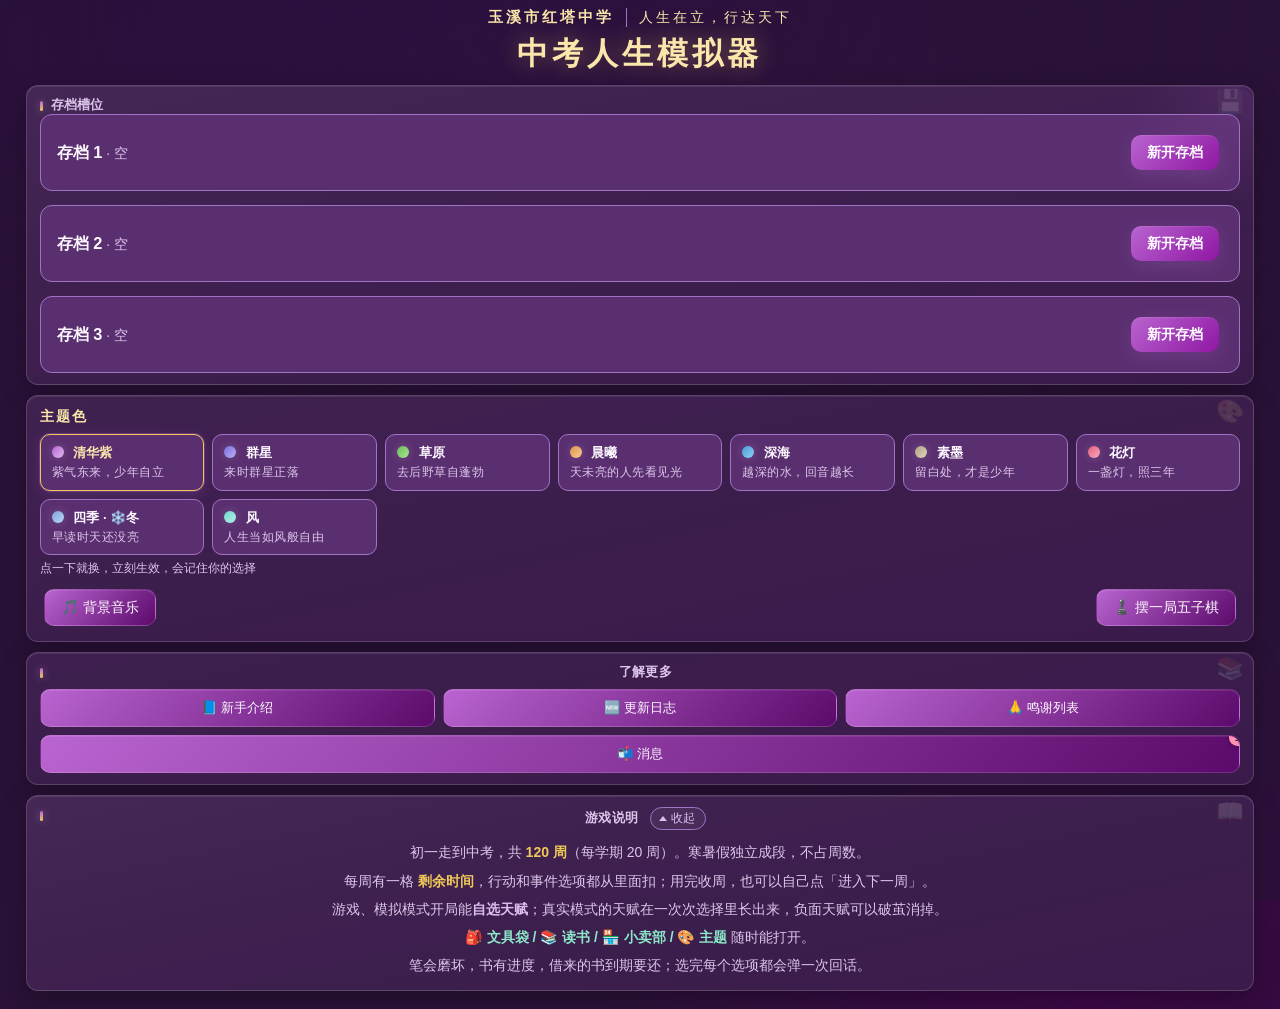
<file: index.html>
<!DOCTYPE html>
<html lang="zh-CN">

<head>
  <meta charset="UTF-8">
  <meta name="viewport" content="width=device-width, initial-scale=1.0">
  <title>中考人生模拟器 · 玉溪市红塔中学</title>

  <!-- ============================================================
       样式：按层拆分，改外观只动这里
       ============================================================ -->
  <link rel="stylesheet" href="css/01-base.css">
  <link rel="stylesheet" href="css/02-components.css">
  <link rel="stylesheet" href="css/03-modal.css">
  <link rel="stylesheet" href="css/04-theme.css">
  <link rel="stylesheet" href="css/05-mood.css">
  <link rel="stylesheet" href="css/06-create.css">
  <link rel="stylesheet" href="css/07-bag.css">
  <link rel="stylesheet" href="css/08-minigames.css">
  <link rel="stylesheet" href="css/09-audio.css">
  <!-- v1.4 E 批：分层玻璃（最后加载，覆盖前面的平面卡片） -->
  <link rel="stylesheet" href="css/10-layers.css">
</head>

<body>
    <!-- 主题呼吸光晕：每套主题周期不同，见 css/04-theme.css -->
    <div class="theme-breath" aria-hidden="true"></div>
<!-- ============================================================
     页面骨架：这里只有 div 的"位置"，不含任何玩法逻辑。
     想改布局就改这里；想改内容请去 js/ 下的 data-*.js。
     ============================================================ -->
  <div id="startScreen" class="screen">
    <div class="school-brand" id="schoolBrand"></div>
    <h1 data-i18n="app.title">中考人生模拟器</h1>

    <div class="card premium-bg" data-icon="💾" style="position:relative;overflow:hidden">
      <div class="ink-decoration"></div>
      <div class="tag-title" id="slotsLabel">存档槽位</div>
      <div class="slots" id="slotList"></div>
    </div>

    <!-- ============================================================
         设置：主题色（点一下就换，立刻生效，并写进本地设置）
         ============================================================ -->
    <div class="card" id="settingsCard" data-icon="🎨">
      <div class="setrow">
        <span class="setlabel" id="themeLabel">主题色</span>
      </div>
      <div class="themelist" id="themeList"></div>
      <div style="color:var(--dim);font-size:.76rem;margin-top:6px" id="themeHint"></div>
      <div class="setrow" style="margin-top:8px"><button class="btn" onclick="openAudioPanel()">🎵 背景音乐</button><button class="btn" onclick="openGomoku()">♟️ 摆一局五子棋</button></div>
    </div>

    <div class="card" style="text-align:center" data-icon="📚">
      <div class="tag-title" style="margin-bottom:8px" id="moreLabel">了解更多</div>
      <div class="docbtns">
        <button class="btn" id="btnGuide" onclick="openDocLive('guide')">📘 新手介绍</button>
        <button class="btn" id="btnChangelog" onclick="openDocLive('changelog')">🆕 更新日志</button>
        <button class="btn" id="btnCredits" onclick="openDocLive('credits')">🙏 鸣谢列表</button>
        <button class="btn msg-btn" id="btnMessages" onclick="openMessages()" aria-label="消息">📬 消息<span class="msg-badge" id="msgBadge" style="display:none"></span></button>
      </div>
    </div>

    <div class="card" style="text-align:center" data-icon="📖">
      <div class="tag-title" style="margin-bottom:8px">
        <span id="aboutLabel">游戏说明</span>
        <button class="about-toggle" id="btnAboutToggle" type="button" aria-expanded="true">收起</button>
      </div>
      <p style="color:var(--dim);font-size:.9rem;line-height:2" id="aboutBody"></p>
    </div>
  </div>

  <!-- ============================================================
       v1.4 创角独立页（需求 1）
       点「新开存档」后从主菜单切到这一页，不再是弹窗。
       内容全部由 js/18b-create.js 渲染，这里只放骨架。
       ============================================================ -->
  <div id="createScreen" class="screen hidden">
    <div id="createBody"></div>
  </div>

  <div id="gameScreen" class="screen hidden">
    <header class="topline">
      <div class="weekpill"><b id="hudGrade">初一</b> · <span id="hudWeekText">第 0 周</span> · <span id="hudTerm"></span></div>
      <div class="evpill" id="actPill">🎯 <span class="nowrap" id="actLabel">本周行动</span> <b id="actNow">0</b>/<b id="actMax">0</b></div>
      <div class="evpill" id="evPill">⚡ <span class="nowrap" id="evLabel">事件</span>
        <span class="dots" id="evDots"></span>
      </div>
      <div class="timepill" id="timePill">📅 <span id="hudTime">—</span></div>
      <div class="clubpill" id="modePill">真实 · 困难</div>
      <!-- v1.4 E 批：顶部状态栏常驻关键资源（钱 / 文具袋件数） -->
      <div class="respill" id="resPill">💰 —　🎒 —</div>
      <div class="clubpill hidden" id="clubPill">🎪 <span id="hudClub">—</span></div>
      <div class="topbtns">
        <button class="btn" id="btnBag" onclick="openBag()">🎒 文具袋</button>
        <button class="btn" id="btnShop" onclick="openShop()">🏪 小卖铺</button>
        <button class="btn" id="btnTalentBook" onclick="openTalentBook()">📖 天赋图鉴</button>
        <button class="btn" id="btnAch" onclick="openAch()">🏆 成就</button>
        <button class="btn" id="btnTheme" onclick="openThemePicker()">🎨 主题</button>
        <button class="btn" id="btnGomoku" onclick="openGomoku()">♟️ 棋摊</button>
        <button class="btn" id="btnAudio" onclick="openAudioPanel()">🎵 音乐</button>
        <button class="btn" id="btnSave" onclick="saveGame(true)">💾 保存</button>
        <button class="btn" id="btnHome" onclick="toStart()">🏠 主菜单</button>
      </div>
    </header>
    <div id="hud">
      <!-- 左栏：状态。天赋与道具、各科与成绩各自合并进一张卡，少滚一半屏幕 -->
      <div class="sidecol">
        <div class="card" id="statPanel" data-icon="📊"></div>
        <!-- v1.4：仅「游戏」真实度显示，展示各科当前学力数值 -->
        <div class="card hidden" id="subjMini" data-icon="📐"></div>
        <div class="card" data-icon="🏅">
          <div class="tag-title"><span id="talentLabel">天赋</span>(<span id="talentCount">0</span>) <span
              style="color:var(--dim);font-size:.7rem" id="talentHint">点击看详情</span></div>
          <div id="talentPanel" style="margin-top:4px;line-height:1.7"></div>
          <div class="tag-title" style="margin-top:6px"><span id="itemLabel">文具袋</span>(<span id="itemCount">0</span>)</div>
          <div id="itemPanel" style="margin-top:4px;line-height:1.7"></div>
        </div>
        <!-- 学科分数板块已移除：各科只在考试事件里出现。
             综合学力 / 最近考试 / 年级排名三行留在下面这张卡里。 -->
        <div class="card" data-icon="📈">
          <div class="tag-title" id="scoreLabel">成绩</div>
          <div style="margin-top:4px;line-height:1.7;font-size:.85rem">
            <span id="lastExamLabel">最近考试</span>:<b id="lastExam" style="color:var(--blue)">—</b><br>
            <span id="rankLabel">年级排名(估)</span>:<b id="rankNow" style="color:var(--green)">—</b>
          </div>
        </div>
      </div>
      <!-- 右栏：日志 + 本周行动 -->
      <div class="maincol">
        <div class="log" id="log" data-icon="📜"></div>
        <div class="opts" id="actionPanel" data-icon="🎯"></div>
      </div>
    </div>
  </div>

  <div id="modalMask" class="modal-mask hidden">
    <div class="modal" id="modalBox">
      <span class="close-x" id="modalCloseX" onclick="closeModal()" style="display:none">×</span>
      <h2><span id="modalTitle"></span><span class="pop-badge" id="modalBadge" style="display:none"></span></h2>
      <div class="popup-media" id="modalMedia" style="display:none"></div>
      <div class="body" id="modalBody"></div>
      <div id="modalOpts" style="margin-top:10px;text-align:center"></div>
    </div>
  </div>
  <div id="toastBox"></div>

  <!-- ============================================================
       脚本：按数字顺序加载，不要调换顺序。
       01-12 是"内容层"（可以改），13-19 是"引擎层"（一般不动）。
       ============================================================ -->
  <!-- 工具层：数值、属性、日志 -->
  <script src="js/00-docs.js"></script>
  <!-- 文档实时更新：改完 docs/*.md 立刻能在游戏里看到 -->
  <script src="js/00b-docs-live.js"></script>
  <!-- 消息栏：开发者与玩家对话。要发新消息只改这个文件的 MESSAGES 数组 -->
  <script src="js/00c-messages.js"></script>
  <script src="js/01-utils.js"></script>
  <!-- 文案集中层：界面文案都走 L("key")，方便将来接回双语 -->
  <script src="js/01b-i18n.js"></script>
  <!-- 配置层：学校特色与玩法参数 -->
  <script src="js/02-config.js"></script>
  <!-- 主题层：多套配色与主菜单切换 -->
  <script src="js/02c-themes.js"></script>
  <script src="js/02b-time.js"></script>
  <!-- 天赋表 -->
  <script src="js/03-data-talents.js"></script>
  <!-- 亲情与家庭称呼（单亲家庭不再一会爸一会妈） -->
  <script src="js/03c-family.js"></script>
  <!-- 界面层：氛围特效（压力红雾 / 心态灰暗 …） -->
  <script src="js/03b-mood.js"></script>
  <!-- 科目表 -->
  <script src="js/04-data-subjects.js"></script>
  <!-- 小卖铺道具 -->
  <script src="js/05-data-shop.js"></script>
  <!-- 读书角书目 -->
  <script src="js/06-data-books.js"></script>
  <!-- 随机事件表 -->
  <script src="js/07-data-events.js"></script>
  <!-- 学校专属事件 -->
  <script src="js/08-data-events-school.js"></script>
  <!-- 运动锻炼的事件链 -->
  <script src="js/05c-data-sport.js"></script>
  <!-- 做题题库与出题逻辑 -->
  <script src="js/05d-data-quiz.js"></script>
  <!-- v1.5.2：题库追加表（须在 05d 之后，会并入 QUIZ_BANK） -->
  <script src="js/05d2-data-quiz-more.js"></script>
  <!-- 寒暑假：学期之间的独立阶段，不占周数 -->
  <script src="js/05e-data-vacation.js"></script>
  <script src="js/05f-data-travel.js"></script>
  <script src="js/05b-data-clubs.js"></script>
  <!-- v1.4 C 批：亲情事件 -->
  <script src="js/05g-data-family.js"></script>
  <!-- v1.4 C 批第 2 小批：周末时间表 -->
  <script src="js/05h-weekend.js"></script>
  <!-- v1.4 D 批：文具袋 / 图书（须在 07 事件表之后、17-ui 之前） -->
  <script src="js/05i-data-stationery.js"></script>
  <script src="js/05j-data-stationery-events.js"></script>
  <!-- v1.4 E 批：小游戏触发事件 -->
  <script src="js/05k-data-minigame-events.js"></script>

  <!-- v1.5 C 批：社团扩充 52 条 / 随机池 30 条 + 长链 5 条主线 / 心事状态 -->
  <script src="js/05l-data-clubs-extra.js"></script>
  <script src="js/05m-data-events-extra.js"></script>
  <script src="js/05o-data-romance.js"></script>
  <!-- 固定事件与假期副本 -->
  <script src="js/09-data-fixed.js"></script>
  <!-- 成就表 -->
  <script src="js/10-data-achievements.js"></script>
  <!-- 结局表 -->
  <script src="js/11-data-endings.js"></script>
  <!-- 破茧 · 负面天赋消除表 -->
  <script src="js/12-data-cures.js"></script>
  <!-- 开局自选天赋 / 天赋扩充 / 蜕变（要在 TALENT_DECAY 之后加载） -->
  <script src="js/03d-talent-pick.js"></script>
  <!-- v1.4 C 批：体力池 + 事事有回应 -->
  <script src="js/03e-stamina.js"></script>
  <script src="js/03f-feedback.js"></script>
  <!-- 中文指令解释器（让不会编程也能写内容） -->
  <script src="js/13-engine-effects.js"></script>
  <!-- 天赋管理引擎 -->
  <script src="js/14-engine-talent.js"></script>
  <!-- 数值结算引擎 -->
  <script src="js/15-engine-study.js"></script>
  <!-- 主循环引擎 -->
  <script src="js/16-flow.js"></script>
  <!-- 界面与弹窗 -->
  <script src="js/17-ui.js"></script>
  <!-- 本地存档（newGameAt 会转交给下面这一页） -->
  <script src="js/18-save.js"></script>
  <!-- 创角独立页：姓名 / 真实度 / 难度 / 起点 / 生地成绩 / 自选天赋 -->
  <script src="js/18b-create.js"></script>
  <!-- 启动入口 -->
  <!-- v1.4 E 批：内置小游戏 / 背景音乐（须在 17-ui 之后、boot 之前） -->
  <script src="js/20-minigames.js"></script>
  <script src="js/21-audio.js"></script>
  <script src="js/22-ui-layers.js"></script>
  <script src="js/19-boot.js"></script>
</body>

</html>
</file>
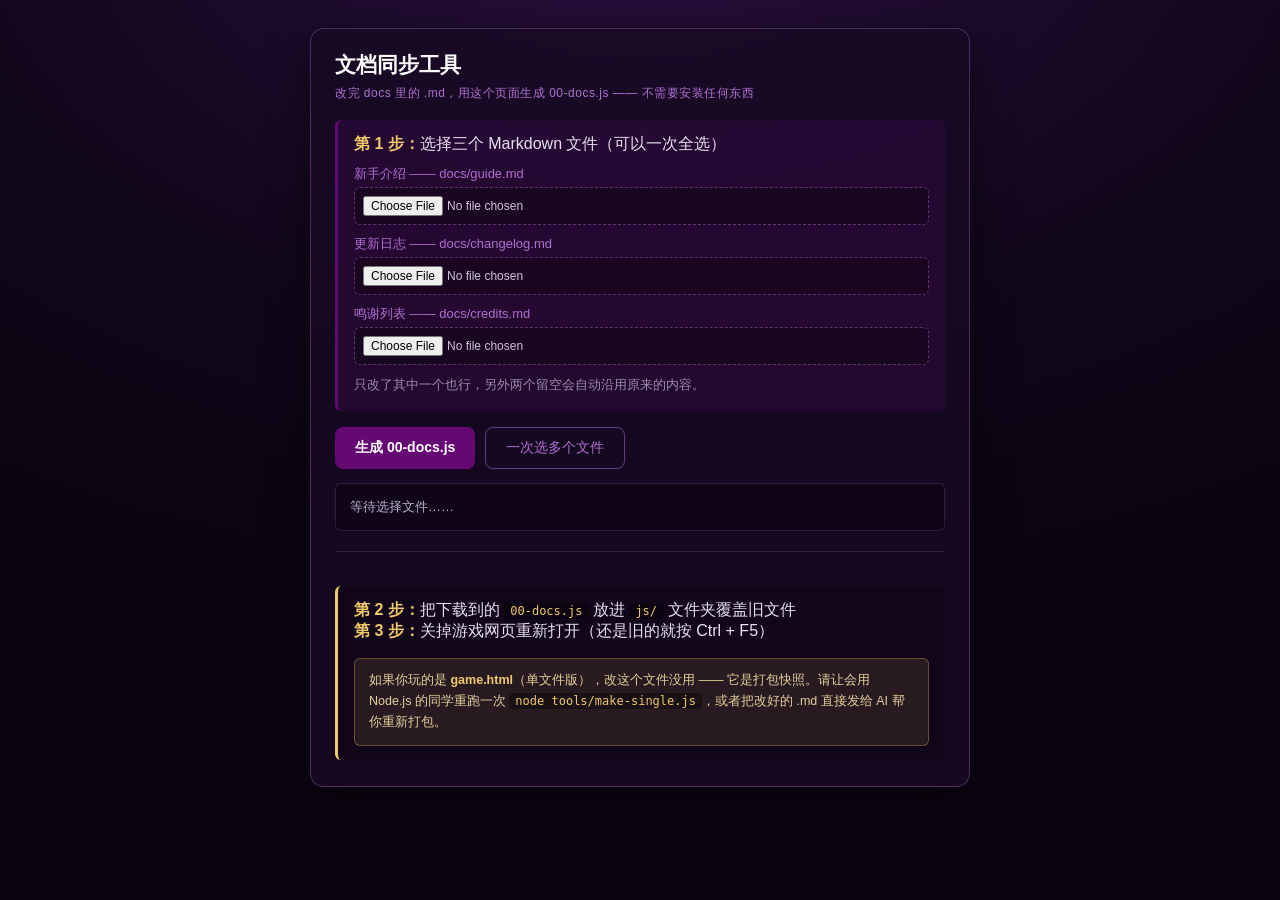
<file: tools/sync-docs.html>
<!DOCTYPE html>
<html lang="zh-CN">
<head>
<meta charset="utf-8">
<title>文档同步工具 · 不需要 Node.js</title>
<style>
  :root{--brand:#660874;--purple:#b06fd0;--gold:#f0c96a;}
  *{box-sizing:border-box;}
  body{margin:0;padding:28px 20px 40px;font-family:"Microsoft YaHei","PingFang SC",sans-serif;
    background:radial-gradient(1200px 700px at 50% -10%,#2a1040 0%,#12071c 55%,#0b0410 100%);
    color:#e8e0f0;min-height:100vh;}
  .box{max-width:660px;margin:0 auto;background:rgba(24,10,36,.82);
    border:1px solid rgba(176,111,208,.35);border-radius:14px;padding:22px 24px 26px;
    box-shadow:0 10px 40px rgba(0,0,0,.5);}
  h1{margin:0 0 6px;font-size:21px;color:#fff;}
  h1 small{display:block;font-size:12px;font-weight:400;color:var(--purple);margin-top:6px;letter-spacing:.5px;}
  .step{margin:18px 0 0;padding:14px 16px;background:rgba(102,8,116,.18);
    border-left:3px solid var(--brand);border-radius:6px;}
  .step b{color:var(--gold);}
  p,li{line-height:1.75;font-size:14px;}
  ol{margin:8px 0 0;padding-left:22px;}
  .pick{margin:10px 0 0;}
  .pick label{display:block;font-size:13px;color:var(--purple);margin:10px 0 4px;}
  input[type=file]{display:block;width:100%;padding:8px;font-size:12px;color:#cfc4dd;
    background:rgba(0,0,0,.3);border:1px dashed rgba(176,111,208,.45);border-radius:6px;cursor:pointer;}
  .row{margin-top:16px;display:flex;gap:10px;flex-wrap:wrap;}
  button{padding:11px 20px;font-size:14px;border:none;border-radius:8px;cursor:pointer;
    background:var(--brand);color:#fff;font-weight:bold;transition:.15s;}
  button:hover{background:#830f95;}
  button.ghost{background:transparent;border:1px solid rgba(176,111,208,.5);color:var(--purple);font-weight:normal;}
  #msg{margin-top:14px;padding:12px 14px;border-radius:6px;font-size:13px;line-height:1.7;
    background:rgba(0,0,0,.28);border:1px solid rgba(176,111,208,.22);color:#b9aecd;min-height:44px;}
  #msg.ok{border-color:rgba(120,220,150,.5);color:#a8e6b8;}
  #msg.err{border-color:rgba(230,100,100,.5);color:#f0a8a8;}
  .warn{margin-top:16px;padding:11px 14px;border-radius:6px;font-size:12.5px;line-height:1.7;
    background:rgba(240,201,106,.1);border:1px solid rgba(240,201,106,.3);color:#e3cf9a;}
  code{background:rgba(0,0,0,.35);padding:1px 6px;border-radius:4px;font-size:12px;color:var(--gold);}
  .fin{margin-top:20px;padding-top:16px;border-top:1px solid rgba(176,111,208,.2);}
</style>
</head>
<body>
<div class="box">
  <h1>文档同步工具
    <small>改完 docs 里的 .md，用这个页面生成 00-docs.js —— 不需要安装任何东西</small>
  </h1>

  <div class="step">
    <b>第 1 步：</b>选择三个 Markdown 文件（可以一次全选）
    <div class="pick">
      <label>新手介绍 —— docs/guide.md</label>
      <input type="file" id="f_guide" accept=".md,.txt">
      <label>更新日志 —— docs/changelog.md</label>
      <input type="file" id="f_changelog" accept=".md,.txt">
      <label>鸣谢列表 —— docs/credits.md</label>
      <input type="file" id="f_credits" accept=".md,.txt">
    </div>
    <p style="font-size:12.5px;color:#9a8caa;margin:10px 0 0;">
      只改了其中一个也行，另外两个留空会自动沿用原来的内容。
    </p>
  </div>

  <div class="row">
    <button onclick="go()">生成 00-docs.js</button>
    <button class="ghost" onclick="pickAll()">一次选多个文件</button>
  </div>

  <div id="msg">等待选择文件……</div>

  <div class="fin">
    <div class="step" style="background:rgba(0,0,0,.2);border-left-color:var(--gold);">
      <b>第 2 步：</b>把下载到的 <code>00-docs.js</code> 放进 <code>js/</code> 文件夹覆盖旧文件<br>
      <b>第 3 步：</b>关掉游戏网页重新打开（还是旧的就按 Ctrl + F5）
      <div class="warn">
        如果你玩的是 <b>game.html</b>（单文件版），改这个文件没用 ——
        它是打包快照。请让会用 Node.js 的同学重跑一次
        <code>node tools/make-single.js</code>，或者把改好的 .md 直接发给 AI 帮你重新打包。
      </div>
    </div>
  </div>
</div>

<input type="file" id="multi" multiple accept=".md,.txt" style="display:none">

<script>
/* 与 tools/sync-docs.js 里完全相同的转换逻辑 */
function md2html(src) {
  const lines = src.replace(/\r\n/g, "\n").split("\n");
  const out = [];
  let inList = false;
  let inTable = false;
  let inOl = false;

  const inline = t => t
    .replace(/\*\*([^*]+)\*\*/g, "<b>$1</b>")
    .replace(/`([^`]+)`/g, "<code>$1</code>")
    .replace(/(^|[^*])\*([^*\n]+)\*/g, "$1<i>$2</i>");

  const closeList = () => {if (inList) {out.push("</ul>"); inList = false;}};
  const closeTable = () => {if (inTable) {out.push("</table>"); inTable = false;}};

  for (let i = 0; i < lines.length; i++) {
    const raw = lines[i];
    const line = raw.trimEnd();

    // 表格
    if (/^\s*\|.*\|\s*$/.test(line) && i + 1 < lines.length && /^\s*\|[\s:|-]+\|\s*$/.test(lines[i + 1])) {
      if (!inTable) {out.push('<table class="mdtable">'); inTable = true;}
      const cells = line.split("|").slice(1, -1).map(c => c.trim());
      out.push("<tr>" + cells.map(c => `<th>${inline(c)}</th>`).join("") + "</tr>");
      i++; // 跳过分隔行
      while (i + 1 < lines.length && /^\s*\|.*\|\s*$/.test(lines[i + 1])) {
        i++;
        const cs = lines[i].split("|").slice(1, -1).map(c => c.trim());
        out.push("<tr>" + cs.map(c => `<td>${inline(c)}</td>`).join("") + "</tr>");
      }
      continue;
    }
    closeTable();

    if (!line.trim()) {closeList(); out.push(""); continue;}

    // 标题
    const h = line.match(/^(#{1,4})\s+(.*)$/);
    if (h) {
      closeList();
      if (inOl) {out.push("</ol>"); inOl = false;}
      const lv = Math.min(4, h[1].length + 1);
      out.push(`<h${lv}>${inline(h[2])}</h${lv}>`);
      continue;
    }

    // 分隔线
    if (/^-{3,}$/.test(line.trim())) {closeList(); out.push('<hr class="mdhr">'); continue;}

    // 引用
    if (/^>\s?/.test(line)) {
      closeList();
      out.push(`<blockquote>${inline(line.replace(/^>\s?/, ""))}</blockquote>`);
      continue;
    }

    // 无序列表
    const li = line.match(/^\s*[-*]\s+(.*)$/);
    if (li) {
      if (!inList) {out.push("<ul>"); inList = true;}
      out.push(`<li>${inline(li[1])}</li>`);
      continue;
    }

    // 有序列表（1. / 1) ）
    const oli = line.match(/^\s*\d+[.)]\s+(.*)$/);
    if (oli) {
      if (!inOl) {closeList(); out.push("<ol>"); inOl = true;}
      out.push(`<li>${inline(oli[1])}</li>`);
      continue;
    }
    if (inOl) {out.push("</ol>"); inOl = false;}
    closeList();

    out.push(`<p>${inline(line)}</p>`);
  }
  closeList();
  if (inOl) {out.push("</ol>"); inOl = false;}
  closeTable();
  return out.join("\n");
}

var DOCS = [
  {key:"guide", file:"guide.md", title:"新手介绍"},
  {key:"changelog", file:"changelog.md", title:"更新日志"},
  {key:"credits", file:"credits.md", title:"鸣谢列表"}
];

/* 页面上没选文件时，用这些兜底内容，避免把某一项清空 */
var FALLBACK = {
  guide: "<p>（本次未选择 guide.md，保留原内容）</p>",
  changelog: "<p>（本次未选择 changelog.md，保留原内容）</p>",
  credits: "<p>（本次未选择 credits.md，保留原内容）</p>"
};

var picked = {};
function say(t, cls){
  var m = document.getElementById("msg");
  m.className = cls || "";
  m.innerHTML = t;
}

function bind(id, key){
  var el = document.getElementById(id);
  el.addEventListener("change", function(){
    if (!el.files || !el.files[0]) {delete picked[key]; return;}
    read(el.files[0], key);
  });
}
function read(f, key){
  var r = new FileReader();
  r.onload = function(){
    picked[key] = String(r.result || "");
    say("已读取 <b>" + f.name + "</b>（" + picked[key].length + " 字符）", "ok");
  };
  r.onerror = function(){say("读取失败：" + f.name, "err");};
  r.readAsText(f, "utf-8");
}
["guide","changelog","credits"].forEach(function(k){bind("f_" + k, k);});

function pickAll(){document.getElementById("multi").click();}
document.getElementById("multi").addEventListener("change", function(){
  var fs = this.files || [];
  for (var i = 0; i < fs.length; i++){
    var n = (fs[i].name || "").toLowerCase();
    var hit = null;
    DOCS.forEach(function(d){if (n.indexOf(d.file.replace(".md","")) === 0) hit = d.key;});
    if (hit) read(fs[i], hit);
  }
  if (fs.length) say("已读取 " + fs.length + " 个文件，可点上面的按钮生成。", "ok");
});

function build(){
  var parts = [];
  DOCS.forEach(function(d){
    var html = picked.hasOwnProperty(d.key) ? md2html(picked[d.key]) : FALLBACK[d.key];
    parts.push("  " + d.key + ": {title: " + JSON.stringify(d.title) +
               ", html: " + JSON.stringify(html) + "}");
  });
  return "/* 自动生成 · 请勿手工编辑\n" +
    " * 由 tools/sync-docs.html 从 docs/*.md 生成\n" +
    " * ============================================ */\n\n" +
    "const GAME_DOCS = {\n" + parts.join(",\n") + "\n};\n\n" +
    "function openDoc(key) {\n" +
    "  const d = (typeof GAME_DOCS !== \"undefined\") && GAME_DOCS[key];\n" +
    "  if (!d) {if (typeof toast === \"function\") toast(\"文档还没生成\"); return;}\n" +
    "  showModal(d.title, '<div class=\\\"markdown\\\">' + d.html + '</div>',\n" +
    "    [{t: \"关闭\", fn: function () {}}], null, false, true, {kind: \"doc\"});\n" +
    "}\n";
}

function go(){
  var keys = Object.keys(picked);
  if (!keys.length){say("还没选文件。至少选一个 .md 文件。", "err"); return;}
  var js = build();
  var blob = new Blob([js], {type:"text/javascript;charset=utf-8"});
  var a = document.createElement("a");
  a.href = URL.createObjectURL(blob);
  a.download = "00-docs.js";
  document.body.appendChild(a); a.click();
  setTimeout(function(){URL.revokeObjectURL(a.href); a.remove();}, 800);
  var names = keys.map(function(k){
    var d = DOCS.filter(function(x){return x.key === k;})[0];
    return d.title;
  }).join("、");
  say("<b>已生成 00-docs.js（" + (js.length/1024).toFixed(1) + " KB）</b><br>" +
      "本次更新了：" + names + "<br>" +
      "浏览器应该已经自动下载。把它拖进 <b>js/</b> 文件夹覆盖同名文件即可。", "ok");
}
</script>
</body>
</html>
</file>
<file: css/01-base.css>
/* ============================================================
 * 基础层：配色变量、全局重置、背景、标题
 * ------------------------------------------------------------
 * 这一层只负责"长什么样"，不涉及任何玩法逻辑。
 * 想换配色、字号、动画，改这里即可。
 * ============================================================ */

    /* 主题色：清华紫 #660874
     * ------------------------------------------------------------
     * 品牌色本身很深，直接当文字色会看不清，所以拆成两支：
     *   --brand  清华紫本体，用于按钮底、渐变、卡片背景
     *   --purple 提亮后的紫，用于标题/边框/图标等需要看清的地方
     * 想换配色只改这一段，全局生效。
     */
    :root {
      --brand: #660874;       /* 清华紫（品牌主色） */
      --brand-deep: #3d0647;
      --brand-lite: #8a2b9c;

      --purple: #c08ae8;      /* 提亮紫 · 标题/边框/强调文字 */
      --purple2: #9c4dcc;
      --gold: #d7b45a;        /* 点缀金（徽章/进度条） */
      --gold-soft: #f0d488;   /* 亮金（标题发光） */

      --bg: #120a18;
      --panel: #1e1029;
      --panel2: #2a1638;
      --line: #4a2760;
      --txt: #f2ecf7;
      --dim: #bda9cd;
      --green: #7ee0c0;
      --red: #ff7aa2;
      --blue: #a86ddb;

      /* 发光色的 rgb 三元组：写成 rgb 才能在 rgba() 里调透明度。
         这三组由 js/02c-themes.js 按主题覆盖，不要在这里改。 */
      --glow: 156, 77, 204;
      --glow2: 192, 138, 232;
      --brand-rgb: 102, 8, 116;

      /* 没有背景图时用的纯 CSS 渐变（主题自带） */
      --bg-grad: none;
      --bg-image: none;
      --bg-opacity: 0.26;
      --bg-overlay: rgba(18, 10, 24, .82);
    }

    /* ============================================================
     * 屏幕自适应：根字号随视口宽度线性变化
     * ------------------------------------------------------------
     * 全站尺寸都用 rem，所以只改这一个数，按钮 / 卡片 / 间距
     * 会整整齐齐地一起放大缩小 —— 不会出现"大屏上字小得像蚂蚁"
     * 或"小笔记本上按钮顶出屏幕"的情况。
     *   1024 宽 → 约 14.3px　1280 宽 → 约 15.1px　1920 宽 → 约 17px
     * 想整体更大/更小，调下面这行即可。
     * ============================================================ */
    html {
      font-size: clamp(13px, calc(11px + 0.36vw), 18px)
    }

    /* 矮屏（1366×768 这类笔记本）：字号再收一档，换垂直空间 */
    @media(max-height:820px) {
      html {
        font-size: clamp(12.5px, calc(10.5px + 0.26vw), 15px)
      }
    }

    * {
      box-sizing: border-box;
      margin: 0;
      padding: 0
    }

    body {
      /* 主题渐变 + 兜底深色，两者叠着用，主题没配渐变也不会白屏 */
      background: var(--bg-grad, none), var(--bg);
      background-color: var(--bg);
      color: var(--txt);
      font-family: "PingFang SC", "Microsoft YaHei", sans-serif;
      font-size: .92rem;
      min-height: 100vh;
      padding: clamp(8px, 0.9vh, 14px)
    }

    /* 内容宽度：小屏跟着缩，大屏最多铺到 1280px 而不是一条 960 的窄带 */
    .screen {
      width: min(1280px, 96vw);
      margin: 0 auto
    }

    /* ============================================================
     * 主菜单在矮屏上收紧
     * ------------------------------------------------------------
     * 主菜单是长页面，允许滚动；但 1366×768 这类笔记本上
     * 我们希望它尽量一屏装得下，少滚一点是一点。
     * 这里把标题、卡片内边距、行高一并压一档，约能省 120~200px。
     * ============================================================ */
    @media(max-height:820px) {
      #startScreen h1 {
        font-size: 1.5rem;
        margin: 2px 0
      }

      #startScreen .sub {
        font-size: .8rem;
        margin-bottom: 4px
      }

      #startScreen .card {
        padding: 8px 10px;
        margin-bottom: 6px
      }

      #startScreen .slots {
        gap: 5px
      }

      #startScreen .docbtns {
        gap: 5px
      }

      #startScreen .docbtns .btn {
        padding: 5px 10px;
        font-size: .82rem
      }

      #startScreen #aboutBody {
        font-size: .8rem !important;
        line-height: 1.6 !important
      }

      #startScreen .themelist {
        gap: 5px
      }
    }

    /* 极矮屏（≤680）：「游戏说明」默认收起，但绝不彻底消失。
     * 以前这里直接 display:none，矮屏上玩家就完全看不到说明了 ——
     * 现在改成默认折叠，点一下「展开」照样能看。 */
    @media(max-height:680px) {
      #startScreen #aboutBody.collapsed {
        display: none
      }

      #startScreen h1 {
        font-size: 1.3rem
      }

      .school-brand {
        display: none
      }
    }

    /* ============================================================
     * 游戏屏：整屏自适应，一屏装下所有东西
     * ------------------------------------------------------------
     * 用 flex 撑满视口高度，日志区吃掉剩余空间（flex:1），
     * 行动面板保持自身高度。这样 768 高的笔记本和 1440 高的
     * 大屏看到的都是"不用滚的完整界面"，只是日志区高矮不同。
     * ============================================================ */
    #gameScreen {
      height: calc(100vh - 2 * clamp(8px, 0.9vh, 14px));
      height: calc(100dvh - 2 * clamp(8px, 0.9vh, 14px));
      display: flex;
      flex-direction: column;
      min-height: 0
    }

    /* 窄屏 / 矮屏：放弃"一屏装下"，回到自然滚动（不然内容会被压扁） */
    @media(max-width:760px),
    (max-height:560px) {
      #gameScreen {
        height: auto;
        min-height: calc(100vh - 2 * clamp(8px, 0.9vh, 14px))
      }
    }

    h1 {
      font-size: 2rem;
      letter-spacing: 4px;
      text-align: center;
      color: var(--gold-soft);
      text-shadow: 0 0 24px rgba(215, 180, 90, .45);
      /* v1.4.3：原来动的是 text-shadow —— 每帧都要重绘文字，
       * 是常驻无限动画。改成只动 opacity，走合成层不重绘。 */
      animation: titleGlow 3.6s ease-in-out infinite alternate
    }

    @keyframes titleGlow {
      from {opacity: .88}
      to {opacity: 1}
    }

    .sub {
      text-align: center;
      color: var(--dim);
      margin: 6px 0 14px
    }

/* ==================================================================
 * 「游戏说明」的展开 / 收起
 * ------------------------------------------------------------------
 * 标题右侧的一枚小胶囊：一枚会转向的箭头 + 一个词。
 *   展开时 → 箭头朝上，写「收起」
 *   收起时 → 箭头朝下，写「展开」
 * 矮屏（≤680 高）默认收起，但按钮一直在，点一下就能看到说明。
 * ================================================================== */

.about-toggle {
  display: inline-flex;
  align-items: center;
  gap: 4px;
  margin-left: 8px;
  padding: 2px 10px 2px 8px;
  font-size: .74rem;
  line-height: 1.5;
  font-family: inherit;
  color: rgb(var(--glow2, 192, 138, 232));
  background: rgba(255, 255, 255, .05);
  border: 1px solid var(--line);
  border-radius: 999px;
  cursor: pointer;
  vertical-align: middle;
  white-space: nowrap;
  transition: background .18s ease, border-color .18s ease, color .18s ease
}

.about-toggle:hover {
  background: rgba(255, 255, 255, .12);
  border-color: rgb(var(--glow2, 192, 138, 232))
}

.about-toggle:active {transform: translateY(1px)}

/* 箭头：默认朝下（收起态），展开时转 180° 朝上 */
.about-toggle .chev {
  width: 0;
  height: 0;
  border-left: 4px solid transparent;
  border-right: 4px solid transparent;
  border-top: 5px solid currentColor;
  transition: transform .28s cubic-bezier(.34, 1.4, .64, 1)
}

.about-toggle.is-open .chev {transform: rotate(180deg)}

@media(prefers-reduced-motion: reduce) {
  .about-toggle .chev {transition: none}
}

/* v1.4.3：系统开了「减少动态效果」时，标题呼吸也停 */
@media(prefers-reduced-motion: reduce) {
  h1 {animation: none}
}
</file>
<file: css/02-components.css>
/* ============================================================
 * 组件层：按钮、卡片、属性条、徽章、日志、行动面板
 * ------------------------------------------------------------
 * 这一层只负责"长什么样"，不涉及任何玩法逻辑。
 * 想换配色、字号、动画，改这里即可。
 * ============================================================ */

    .btn {
      display: inline-block;
      background: linear-gradient(135deg, var(--brand-lite), var(--brand-deep));
      border: 1px solid var(--line);
      color: var(--txt);
      padding: 8px 16px;
      border-radius: 9px;
      font-size: .92rem;
      cursor: pointer;
      transition: box-shadow .2s ease, border-color .2s ease, filter .2s ease, background .2s ease;
      margin: 4px;
      position: relative;
      overflow: hidden
    }

    .btn::before {
      content: "";
      position: absolute;
      top: 0;
      left: -100%;
      width: 100%;
      height: 100%;
      background: linear-gradient(90deg, transparent, rgba(var(--glow2), .2), transparent);
      transition: left .4s ease
    }

    .btn:not(:disabled):hover::before {
      left: 100%
    }

    .btn::after {
      content: "";
      position: absolute;
      inset: 0;
      border-radius: inherit;
      pointer-events: none;
      box-shadow: 0 0 0 0 rgba(var(--glow), 0);
      transition: box-shadow .22s ease
    }

    .btn:not(:disabled):hover::after {
      box-shadow: 0 0 0 2px rgba(var(--glow), .5), 0 8px 22px rgba(var(--glow), .32)
    }

    .btn:not(:disabled):hover {
      filter: brightness(1.14);
      border-color: var(--purple)
    }

    .btn.primary {
      background: linear-gradient(135deg, var(--brand-lite), var(--brand));
      border: none;
      font-weight: bold
    }

    .btn.green {
      background: linear-gradient(135deg, #7ee0c0, #3aa88a);
      border: none
    }

    .btn:disabled {
      opacity: .4;
      cursor: not-allowed;
      filter: none
    }

    .btn:disabled::after {
      display: none
    }

    .btn:disabled:hover {
      filter: none;
      border-color: var(--line);
      box-shadow: none
    }

    .btn:disabled.green {
      filter: grayscale(.7)
    }

    .card {
      background: var(--panel);
      border: 1px solid var(--line);
      border-radius: 12px;
      padding: 11px 13px;
      margin: 0;
      animation: fadeInUp .4s ease both
    }

    /* 开始界面（主菜单）是单列长页面，卡片之间需要留白 */
    #startScreen .card {
      margin: 10px 0
    }

    @keyframes fadeInUp {
      from {
        opacity: 0;
        transform: translateY(12px)
      }

      to {
        opacity: 1;
        transform: none
      }
    }

    .slots {
      display: grid;
      gap: 14px
    }

    .slot {
      background: var(--panel2);
      border: 1px solid var(--line);
      border-radius: 12px;
      padding: 16px;
      display: flex;
      justify-content: space-between;
      align-items: center;
      gap: 10px;
      flex-wrap: wrap;
      transition: all .2s ease
    }

    .slot:hover {
      border-color: var(--purple);
      box-shadow: 0 4px 16px rgba(var(--glow), .2)
    }

    .slot .info {
      font-size: .9rem;
      color: var(--dim);
      line-height: 1.7
    }

    .slot .info b {
      color: var(--txt);
      font-size: 1.05rem
    }

    .hidden {
      display: none !important
    }

    /* 主区：左栏宽度随视口变化（小屏 210 / 大屏 280），
     * 并用 min-height:0 允许内部滚动 —— 否则 flex 子项会被内容撑破。 */
    #hud {
      display: grid;
      grid-template-columns: clamp(210px, 21vw, 280px) 1fr;
      gap: 10px;
      align-items: stretch;
      flex: 1 1 auto;
      min-height: 0
    }

    /* 左栏：状态卡片竖排，间距统一收紧；内容超高时自己滚 */
    .sidecol {
      display: grid;
      grid-template-rows: auto auto 1fr;
      gap: 8px;
      min-height: 0;
      overflow-y: auto
    }

    /* 右栏：日志吃掉剩余高度，行动面板保持自身高度 */
    .maincol {
      display: grid;
      grid-template-rows: 1fr auto;
      gap: 8px;
      min-height: 0
    }

    @media(max-width:760px) {
      #hud {
        grid-template-columns: 1fr;
        grid-template-rows: auto 1fr
      }

      .sidecol {
        grid-template-rows: none;
        overflow: visible
      }
    }

    /* 假期期间顶栏的「❄️ 寒假 / 🌞 暑假」—— 这时不显示第几周 */
    .weekpill .vac-pill {
      color: var(--gold-soft);
      font-weight: bold
    }

    .stat {
      margin: 6px 0;
      font-size: .9rem
    }

    .stat .bar {
      height: 8px;
      background: #11152e;
      border-radius: 4px;
      overflow: hidden;
      margin-top: 3px
    }

    .stat .bar i {
      display: block;
      height: 100%;
      border-radius: 4px;
      transition: width .6s cubic-bezier(.4, 0, .2, 1)
    }

    .badge {
      display: inline-block;
      padding: 2px 8px;
      border-radius: 6px;
      font-size: .78rem;
      margin: 2px;
      border: 1px solid var(--line);
      transition: all .2s ease;
      cursor: pointer
    }

    .badge:hover {
      box-shadow: 0 0 12px rgba(var(--glow), .5);
      border-color: var(--purple);
      filter: brightness(1.2)
    }

    .c1 {
      color: #a99fd4
    }

    .c2 {
      color: #7ee0c0
    }

    .c3 {
      color: var(--purple)
    }

    .c4 {
      color: #c9a7ff
    }

    .c5 {
      color: #ffb4d1
    }

    .c6 {
      color: var(--gold-soft);
      text-shadow: 0 0 8px rgba(var(--glow2), .6)
    }

    .c7 {
      color: #ffb86b;
      text-shadow: 0 0 10px rgba(255, 184, 107, .7)
    }

    /* 日志区：吃掉剩余高度，内部滚动，页面整体不会被日志撑长。
     * min-height 保证矮屏上也不会被压成一条缝。 */
    .log {
      height: auto;
      min-height: 120px;
      max-height: 46vh;
      overflow-y: auto;
      background: #0b0818;
      border: 1px solid var(--line);
      border-radius: 12px;
      padding: 10px 12px;
      font-size: .86rem;
      line-height: 1.6
    }

    .log .week-head {
      color: var(--gold);
      font-weight: bold;
      border-top: 1px dashed var(--line);
      padding-top: 4px;
      margin-top: 4px;
      animation: fadeInUp .5s ease both
    }

    .log .good {
      color: var(--green)
    }

    .log .bad {
      color: var(--red)
    }

    .log .sys {
      color: var(--blue)
    }

    .log .talent {
      color: var(--purple)
    }

    .log .exam {
      color: var(--gold)
    }

    .log .ach {
      color: #ffb86b;
      font-weight: bold
    }

    .log>div {
      animation: fadeInUp .3s ease both
    }

    .opts {
      display: grid;
      gap: 6px;
      margin-top: 6px
    }

    .opts .btn {
      text-align: left
    }

    /* ============================================================
     * 界面瘦身（紧凑布局）
     * ------------------------------------------------------------
     * 这几段是专门为"少滚滚轮"加的：
     *   .statgrid  属性栏两列，进度条变细
     *   .actgrid   行动按钮单列（六选一竖排，不再显得空泛）
     *   .subjtoggle 学科栏默认折叠
     * 想恢复原来的宽松版式，把这几段整块删掉即可。
     * ============================================================ */

    .statgrid {
      display: grid;
      grid-template-columns: 1fr 1fr;
      gap: 4px 10px
    }

    .stat.compact {
      margin: 1px 0;
      font-size: .78rem
    }

    .stat.compact .bar {
      height: 4px;
      margin-top: 1px
    }

    /* 属性名 + 档位文字一行，档位靠右 */
    .stathead {
      display: flex;
      justify-content: space-between;
      align-items: baseline;
      gap: 4px
    }

    .stathead .num {
      color: var(--gold)
    }

    /* 档位文字：t0 最糟 → t4 最好（压力由 JS 反向传 tone，配色自动对调）
     *
     * ★ 注意：这里只给 color，绝不能给 background。
     *   以前文字和背景用了同一个颜色，等于"红字画在红方块上"，
     *   结果整块变成纯色方块，档位文字完全看不见。
     *   刻度条的填充色由下面 .segbar i.on 单独负责。
     */
    .stathead .lv {
      font-size: .74rem;
      letter-spacing: .5px;
      white-space: nowrap;
      background: none;
      padding: 0 2px;
      border-radius: 3px
    }

    .stathead .lv.t0 {color: var(--red)}

    .stathead .lv.t1 {color: #ffb86b}

    .stathead .lv.t2 {color: var(--gold)}

    .stathead .lv.t3 {color: #b9e37a}

    .stathead .lv.t4 {color: var(--green)}

    /* 刻度条的填充色：只画在 segbar 的格子上 */
    .segbar.t0 i.on {background: var(--red)}

    .segbar.t1 i.on {background: #ffb86b}

    .segbar.t2 i.on {background: var(--gold)}

    .segbar.t3 i.on {background: #b9e37a}

    .segbar.t4 i.on {background: var(--green)}

    /* 五格刻度条：只暴露"第几档"，不暴露精确数值 */
    .segbar {
      display: grid;
      grid-template-columns: repeat(5, 1fr);
      gap: 2px;
      margin-top: 3px
    }

    .segbar i {
      display: block;
      height: 5px;
      border-radius: 2px;
      background: #11152e;
      transition: background .5s ease
    }

    /* 行动按钮：单列竖排。每一行只占一行高，六行也不会把屏幕顶下去 */
    .actgrid {
      display: grid;
      grid-template-columns: 1fr;
      gap: 5px;
      margin-top: 5px
    }

    .actgrid .btn {
      margin: 0;
      padding: 7px 12px;
      font-size: .9rem;
      text-align: left;
      line-height: 1.35
    }

    .actgrid .btn small {
      display: block;
      color: #c8d0f0;
      font-size: .74rem;
      margin-top: 1px
    }

    @media(max-width:420px) {
      .statgrid {
        grid-template-columns: 1fr
      }
    }

    @media(max-width:760px) {
      .log {
        max-height: 40vh
      }
    }

    /* ============================================================
     * 顶栏时间胶囊 / 社团胶囊
     * ============================================================ */

    .timepill,
    .clubpill {
      display: inline-flex;
      align-items: center;
      gap: 4px;
      padding: 4px 12px;
      border-radius: 999px;
      font-size: .78rem;
      background: var(--panel2);
      border: 1px solid var(--line);
      color: var(--dim);
      white-space: nowrap
    }

    .timepill b,
    .clubpill b {
      color: var(--gold)
    }

    .clubpill {
      background: linear-gradient(135deg, rgba(var(--brand-rgb), .5), var(--panel2));
      border-color: var(--purple);
      color: var(--txt)
    }

    .clubpill b {
      color: var(--gold-soft)
    }

    /* 主菜单三个文档按钮 */
    .docbtns {
      display: flex;
      gap: 8px;
      justify-content: center;
      flex-wrap: wrap
    }

    .docbtns .btn {
      flex: 1 1 30%;
      min-width: 120px;
      margin: 0;
      padding: 9px 6px;
      font-size: .85rem
    }

    /* ============================================================
     * Markdown 文档弹窗
     * ============================================================ */

    /* ★ v1.1 收紧：文档弹窗以前被拉得很长，
     *   一半是因为段间距和行高都偏大，一半是因为
     *   guide.md 里几乎每句话之间都有空行（每句一个 <p>）。
     *   这里把间距压到"看着是一段话"的程度，而不是段与段之间空一大块。 */
    /* ★ 关键修复：弹窗正文是 white-space: pre-wrap（为了保留事件文案里的手动换行），
     *   但 Markdown 渲染出来的 HTML 每个标签之间都有一个 "\n"，
     *   被 pre-wrap 一渲染就成了真实空行 —— 每两个元素之间凭空多出一行，
     *   整篇文档被拉长一大截。这里把文档区改回 normal。 */
    .markdown {
      line-height: 1.45;
      font-size: .85rem;
      white-space: normal
    }

    .markdown h2 {
      font-size: .98rem;
      color: var(--gold-soft);
      margin: 2px 0 4px;
      padding-bottom: 2px;
      border-bottom: 1px solid var(--line)
    }

    .markdown h2:first-child {
      margin-top: 0
    }

    .markdown h3 {
      font-size: .9rem;
      color: var(--purple);
      margin: 6px 0 2px
    }

    .markdown h4 {
      font-size: .85rem;
      color: var(--txt);
      margin: 5px 0 1px
    }

    .markdown p {
      margin: 1px 0;
      color: var(--txt)
    }

    /* 相邻段落之间留一点点呼吸，但不再是"空一行" */
    .markdown p + p {
      margin-top: 2px
    }

    .markdown ul {
      margin: 2px 0 2px 16px
    }

    .markdown li {
      margin: 0 0
    }

    .markdown blockquote {
      margin: 4px 0;
      padding: 4px 8px;
      line-height: 1.45;
      border-left: 3px solid var(--gold);
      background: rgba(215, 180, 90, .07);
      color: var(--gold-soft);
      border-radius: 0 8px 8px 0
    }

    .markdown code {
      background: var(--panel2);
      padding: 1px 5px;
      border-radius: 4px;
      font-size: .8rem;
      color: var(--green)
    }

    .markdown hr.mdhr {
      border: 0;
      border-top: 1px dashed var(--line);
      margin: 5px 0
    }

    .markdown table.mdtable {
      width: 100%;
      border-collapse: collapse;
      margin: 6px 0;
      font-size: .8rem
    }

    .markdown .mdtable th {
      background: var(--panel2);
      color: var(--gold-soft);
      padding: 4px 6px;
      text-align: left;
      border: 1px solid var(--line)
    }

    .markdown .mdtable td {
      padding: 4px 6px;
      border: 1px solid var(--line);
      color: var(--txt)
    }

    .markdown .mdtable tr:nth-child(even) td {
      background: rgba(255, 255, 255, .02)
    }

    /* ============================================================
     * 隐藏滚动条（视觉干净，但仍能正常滚动）
     * ------------------------------------------------------------
     * 开关在 js/02-config.js 的 ui.hideScrollbar（默认开）。
     * 想恢复滚动条，把那一项改成 false 即可，不用动这里。
     * ============================================================ */

    /* Chrome / Edge / Safari */
    body.no-scrollbar ::-webkit-scrollbar,
    body.no-scrollbar *::-webkit-scrollbar {
      width: 0;
      height: 0;
      background: transparent
    }

    body.no-scrollbar ::-webkit-scrollbar-thumb,
    body.no-scrollbar *::-webkit-scrollbar-thumb {
      background: transparent;
      border: 0
    }

    body.no-scrollbar ::-webkit-scrollbar-track,
    body.no-scrollbar *::-webkit-scrollbar-track {
      background: transparent
    }

    /* Firefox / 旧 Edge */
    body.no-scrollbar,
    html.no-scrollbar,
    body.no-scrollbar *,
    html.no-scrollbar * {
      scrollbar-width: none;
      -ms-overflow-style: none
    }

    /* 页面级滚动条（归 html 管） */
    html.no-scrollbar::-webkit-scrollbar,
    body.no-scrollbar::-webkit-scrollbar {
      width: 0;
      height: 0;
      background: transparent
    }

    /* ============================================================
     * 滚动提示：内容没看完时，底部一道渐隐
     * ------------------------------------------------------------
     * 隐藏滚动条后玩家可能不知道下面还有内容，
     * 用一道很淡的渐变暗示。开关：ui.scrollHint
     * ============================================================ */

    .scrollfade {
      position: relative
    }

    body.scroll-hint .scrollfade::after {
      content: "";
      position: absolute;
      left: 0;
      right: 0;
      bottom: 0;
      height: 26px;
      pointer-events: none;
      background: linear-gradient(to bottom, rgba(11, 8, 24, 0), rgba(11, 8, 24, .92));
      border-radius: 0 0 12px 12px;
      z-index: 2
    }

    body.scroll-hint .modal .scrollfade::after {
      background: linear-gradient(to bottom, rgba(20, 14, 38, 0), rgba(20, 14, 38, .95))
    }

    /* 已经滚到底就把渐隐去掉（由 JS 打上 .at-end） */
    body.scroll-hint .scrollfade.at-end::after {
      opacity: 0;
      transition: opacity .2s ease
    }

    /* ============================================================
     * 矮屏（1366×768 这类笔记本）：收紧垂直节奏
     * ------------------------------------------------------------
     * 顶栏和卡片的内边距压一档，把省下的高度让给日志与行动面板。
     * ============================================================ */
    @media(max-height:820px) {
      .topline {
        gap: 4px;
        margin-bottom: 6px
      }

      .topline .btn {
        padding: 5px 10px;
        margin: 2px
      }

      .card {
        padding: 8px 10px
      }

      .actgrid .btn {
        padding: 6px 10px
      }
    }

/* ==================================================================
 * 消息栏（开发者 ↔ 玩家）
 * ------------------------------------------------------------------
 * 主菜单「消息」按钮右上角一枚未读角标；点开是邮件式列表，
 * 未读条目左侧有实心点、右侧标「未读」。
 *
 * 数据全在 js/00c-messages.js 顶部的 MESSAGES 数组里。
 * ================================================================== */

.msg-btn {position: relative}

.msg-badge {
  position: absolute;
  top: -7px;
  right: -7px;
  min-width: 17px;
  height: 17px;
  padding: 0 4px;
  border-radius: 999px;
  background: var(--red, #ff8098);
  color: #1a0c12;
  font-size: .68rem;
  font-weight: bold;
  line-height: 17px;
  text-align: center;
  box-shadow: 0 1px 5px rgba(0, 0, 0, .3);
  pointer-events: none
}

.msglist {
  display: flex;
  flex-direction: column;
  gap: 7px;
  margin: 2px 0 10px
}

.msg-item {
  display: flex;
  align-items: center;
  gap: 10px;
  width: 100%;
  padding: 10px 12px;
  font-family: inherit;
  text-align: left;
  color: var(--txt);
  background: rgba(255, 255, 255, .045);
  border: 1px solid var(--line);
  border-radius: 10px;
  cursor: pointer;
  transition: background .18s ease, border-color .18s ease, transform .18s ease
}

.msg-item:hover {
  background: rgba(255, 255, 255, .11);
  border-color: rgb(var(--glow2, 192, 138, 232));
  transform: translateX(2px)
}

.msg-item.unread {background: rgba(255, 255, 255, .09)}

.msg-dot {
  flex: 0 0 8px;
  width: 8px;
  height: 8px;
  border-radius: 50%;
  background: transparent;
  border: 1px solid var(--line)
}

.msg-item.unread .msg-dot {
  background: var(--gold);
  border-color: var(--gold);
  box-shadow: 0 0 7px var(--gold)
}

.msg-main {display: flex; flex-direction: column; gap: 3px; flex: 1; min-width: 0}
.msg-main b {font-size: .95rem; font-weight: 600}
.msg-main small {font-size: .76rem; color: var(--dim)}
.msg-new {color: var(--gold); font-weight: 600}
.msg-arrow {font-size: 1.3rem; color: var(--dim); line-height: 1}
.msg-empty {padding: 22px; text-align: center; color: var(--dim); font-size: .88rem}
.msgfoot {font-size: .76rem; color: var(--dim); text-align: right}

.msg-detail .msg-meta {
  font-size: .78rem;
  color: var(--dim);
  padding-bottom: 8px;
  border-bottom: 1px solid var(--line);
  margin-bottom: 10px
}

.msg-detail p {margin: 0 0 9px; line-height: 1.75}


/* ==================================================================
 * v1.4 C 批 · 体力条 / 事事有回应 / 考试家庭反馈
 * ================================================================== */

/* 顶栏那一格：⚡ 体力 [====----] 72/100 */
#actPill {display: inline-flex; align-items: center; gap: 6px}
.stambar {
  display: inline-block; width: 74px; height: 8px; border-radius: 99px;
  background: rgba(255, 255, 255, .13); overflow: hidden; vertical-align: middle
}
.stambar > i {
  display: block; height: 100%; border-radius: 99px;
  background: linear-gradient(90deg, rgb(var(--glow, 156, 77, 204)), var(--blue, #5aa9e6));
  transition: width .28s ease
}
.stambar.stam-low > i {background: linear-gradient(90deg, #b4553f, var(--red, #d05a5a))}
#actPill b {font-size: .82rem; color: var(--txt)}

/* 按钮上的「体力 −N」小标签 */
.stamtag {
  display: inline-block; margin-left: 4px; padding: 0 5px;
  border-radius: 5px; font-size: .68rem; line-height: 1.5;
  color: var(--dim); background: rgba(255, 255, 255, .07);
  border: 1px solid var(--line); white-space: nowrap
}
.stamtag.free {color: var(--green, #7ec98a); border-style: dashed}
.stam-hint {color: var(--dim); font-size: .78rem; margin-left: 4px}

/* 「进入下一周」按钮：和行动格拉开一点，别混在一起 */
.endweek-btn {
  grid-column: 1 / -1; margin-top: 10px;
  border-color: rgb(var(--glow, 156, 77, 204)) !important;
  background: rgba(255, 255, 255, .04) !important
}
.endweek-btn small {display: block; color: var(--dim); font-size: .72rem; margin-top: 2px}

/* 反馈弹窗：解锁 / 经过 / 状态变化 三块 */
.fb-wrap {display: flex; flex-direction: column; gap: 10px; line-height: 1.62}
.fb-block {padding: 8px 10px; border-radius: 9px; background: rgba(255, 255, 255, .045); border: 1px solid var(--line)}
.fb-h {font-size: .76rem; color: var(--dim); letter-spacing: .08em; margin-bottom: 5px}
.fb-line {margin: 2px 0; font-size: .9rem}
.fb-line.good {color: var(--green)} .fb-line.bad {color: var(--red)}
.fb-line.talent, .fb-line.ach {color: var(--gold)}
.fb-unlock {
  margin: 3px 0; padding: 5px 8px; border-radius: 7px; font-size: .9rem;
  border-left: 3px solid var(--gold, #d9b45b); background: rgba(217, 180, 91, .09)
}
.fb-unlock.ach {border-left-color: var(--blue, #5aa9e6); background: rgba(90, 169, 230, .09)}
.fb-chips {display: flex; flex-wrap: wrap; gap: 5px}
.fb-chip {
  font-size: .8rem; padding: 2px 8px; border-radius: 99px;
  border: 1px solid var(--line); background: rgba(255, 255, 255, .05)
}
.fb-chip.good {color: var(--green); border-color: rgba(126, 201, 138, .45)}
.fb-chip.bad {color: var(--red); border-color: rgba(208, 90, 90, .45)}
.fb-chip.stam {color: var(--dim); border-style: dashed}

/* 成绩单底部：爸妈看了成绩单 */
.exam-family {
  margin-top: 10px; padding: 9px 11px; border-radius: 9px;
  border-left: 3px solid var(--gold, #d9b45b);
  background: rgba(217, 180, 91, .08); line-height: 1.65; font-size: .9rem
}

/* ==================================================================
 * v1.4 C 批第 2 小批 · 做题配置 / 周末时间表
 * ================================================================== */
.quizcfg .qcfg-label {font-size: .78rem; color: var(--dim); letter-spacing: .06em; margin: 9px 0 5px}
.qcfg-row {display: flex; flex-wrap: wrap; gap: 6px}
.qcfg-row .namechip {font-size: .86rem}

.wk-wrap {display: flex; flex-direction: column; gap: 7px}
.wk-row {
  display: grid; grid-template-columns: minmax(120px, 38%) 1fr; gap: 9px;
  align-items: center; padding: 7px 9px; border-radius: 9px;
  background: rgba(255, 255, 255, .04); border: 1px solid var(--line)
}
.wk-slot {font-size: .88rem; line-height: 1.5}
.wk-slot small {font-size: .74rem}
.wk-pick {min-width: 0}
.wk-settle {
  margin-top: 11px; padding: 10px 12px; border-radius: 10px;
  background: rgba(255, 255, 255, .045); border: 1px solid var(--line);
  line-height: 1.65; font-size: .88rem
}
.wk-settle .fb-h {margin-bottom: 4px}
.wk-settle details summary {list-style: none}
.wk-settle details summary::-webkit-details-marker {display: none}
.wk-settle details summary::before {content: "▸ "; color: var(--dim)}
.wk-settle details[open] summary::before {content: "▾ "}
.wk-line {margin: 3px 0; font-size: .84rem}
.wk-line.skip {color: var(--dim)}

/* ==================================================================
 * v1.4.1 · 文具门禁：按钮被禁用时把原因写在按钮里
 * ------------------------------------------------------------------
 * 以前只放 title（鼠标悬停才看得到），手机上等于没有提示。
 * disabled 按钮里的 <small> 照样渲染，所以直接写进去。
 * ================================================================== */
.gate-note {
  display: block;
  margin-top: 3px;
  font-size: .7rem;
  line-height: 1.4;
  color: var(--gold-soft);
  white-space: normal;
  text-align: center
}
.btn:disabled .gate-note {opacity: .9}

/* v1.4.1 · 文具门禁横幅：写在行动面板标题下，不依赖 hover */
.gate-banner {
  margin: 6px 2px 2px;
  padding: 6px 10px;
  border-radius: 8px;
  border: 1px solid var(--gold);
  background: rgba(255, 200, 90, .10);
  color: var(--gold-soft);
  font-size: .78rem;
  line-height: 1.55
}
</file>
<file: css/03-modal.css>
/* ============================================================
 * 弹窗层：模态框、天赋详情、飘字、提示条、成就格
 * ------------------------------------------------------------
 * 这一层只负责"长什么样"，不涉及任何玩法逻辑。
 * 想换配色、字号、动画，改这里即可。
 * ============================================================ */

    .modal-mask {
      position: fixed;
      inset: 0;
      background: rgba(5, 3, 15, .8);
      display: flex;
      align-items: center;
      justify-content: center;
      z-index: 50;
      animation: maskIn .25s ease
    }

    @keyframes maskIn {
      from {
        opacity: 0
      }

      to {
        opacity: 1
      }
    }

    /* 弹窗本身不滚动，只有内部 .body 滚动。
     * 这样右上角的 × 永远固定在弹窗顶部，滚到哪都能点到。 */
    .modal {
      background: var(--panel);
      border: 1px solid var(--purple);
      border-radius: 14px;
      max-width: 480px;
      width: 92%;
      padding: 14px 16px;
      box-shadow: 0 0 60px rgba(var(--glow), .25);
      max-height: 86vh;
      display: flex;
      flex-direction: column;
      overflow: hidden;
      animation: pop .3s ease;
      position: relative
    }

    .modal.talent-modal {
      max-width: 430px;
      padding: 12px 14px
    }

    .modal.talent-modal .body {
      font-size: .85rem;
      line-height: 1.6
    }

    .talent-header {
      display: flex;
      align-items: center;
      justify-content: space-between;
      gap: 8px;
      margin-bottom: 8px;
      padding-bottom: 8px;
      border-bottom: 1px dashed var(--line)
    }

    .talent-header .talent-name {
      font-size: 1.05rem;
      font-weight: bold;
      letter-spacing: .5px
    }

    .talent-header .talent-lv {
      font-size: .72rem;
      padding: 2px 8px;
      border-radius: 999px;
      border: 1px solid currentColor
    }

    .talent-poem {
      font-style: italic;
      color: var(--dim);
      text-align: center;
      margin-bottom: 8px;
      font-size: .78rem;
      line-height: 1.5
    }

    .talent-section {
      background: var(--panel2);
      border: 1px solid var(--line);
      border-radius: 8px;
      padding: 5px 9px;
      margin-bottom: 5px
    }

    .talent-section .label {
      font-size: .68rem;
      color: var(--dim);
      margin-bottom: 1px;
      letter-spacing: .5px
    }

    .talent-section .value {
      font-size: .78rem;
      color: var(--txt);
      line-height: 1.4
    }

    .talent-section.inc .value {
      color: var(--red);
      font-size: .72rem
    }

    .talent-row {
      display: grid;
      grid-template-columns: 1fr 1fr;
      gap: 5px;
      margin-bottom: 5px
    }

    .talent-row .talent-section {
      margin-bottom: 0
    }

    /* 关闭按钮：用 sticky 而不是 absolute —— 内容再长，
     * 滚动到哪它都跟着，不会被顶上去看不见。 */
    .modal .close-x {
      position: absolute;
      top: 7px;
      right: 10px;
      padding: 1px 7px;
      z-index: 5;
      font-size: 1.3rem;
      cursor: pointer;
      color: var(--dim);
      background: var(--panel2);
      border: 1px solid var(--line);
      border-radius: 10px;
      transition: all .2s ease;
      line-height: 1.2;
      user-select: none
    }

    .modal .close-x:hover {
      color: var(--red);
      border-color: var(--red)
    }

    /* 弹窗内容区限制最大高度，内部滚动，页面不会被撑得很长 */
    .modal .body {
      flex: 1 1 auto;
      min-height: 0;
      max-height: 62vh;
      overflow-y: auto;
      overscroll-behavior: contain
    }

    /* 内容没看完时底部渐隐，暗示"下面还有"（滚动条被隐藏了，需要这个提示） */
    body.scroll-hint .modal .body.fade {
      -webkit-mask-image: linear-gradient(to bottom, #000 calc(100% - 24px), transparent 100%);
      mask-image: linear-gradient(to bottom, #000 calc(100% - 24px), transparent 100%)
    }

    /* 已经到底部（或内容根本没超）就不加渐隐 */
    body.scroll-hint .modal .body.at-end {
      -webkit-mask-image: none;
      mask-image: none
    }

    @keyframes pop {
      from {
        transform: scale(.85);
        opacity: 0
      }

      to {
        transform: scale(1);
        opacity: 1
      }
    }

    .modal h2 {
      color: var(--purple);
      margin-bottom: 6px;
      font-size: 1.05rem;
      padding-right: 28px;
      line-height: 1.35
    }

    .modal .body {
      line-height: 1.55;
      color: var(--txt);
      white-space: pre-wrap;
      font-size: .88rem
    }

    /* 弹窗正文里手写的 line-height:2 一律压到 1.55，避免大段空白 */
    .modal .body [style*="line-height:2"],
    .modal .body [style*="line-height: 2"],
    .modal .body [style*="line-height:2.2"],
    .modal .body [style*="line-height:2.4"] {
      line-height: 1.55 !important
    }

    .tag-title {
      font-size: .82rem;
      color: var(--dim)
    }

    .endcard {
      text-align: center;
      padding: 8px 4px
    }

    .endcard .big {
      font-size: 2rem;
      margin: 8px 0;
      animation: bigPop .6s cubic-bezier(.34, 1.56, .64, 1)
    }

    @keyframes bigPop {
      from {
        transform: scale(0) rotate(-180deg);
        opacity: 0
      }

      to {
        transform: scale(1) rotate(0);
        opacity: 1
      }
    }

    /* 提示条容器：竖着排，多条消息不会叠在同一处互相盖住。
     * 以前每条 toast 都自己 fixed 到 top:20px，连着来两条就完全重叠。 */
    #toastBox {
      position: fixed;
      top: 16px;
      left: 50%;
      transform: translateX(-50%);
      z-index: 99;
      display: flex;
      flex-direction: column;
      align-items: center;
      gap: 6px;
      pointer-events: none;
      width: max-content;
      max-width: 92vw
    }

    /* ============================================================
     * 弹窗正文的换行处理
     * ------------------------------------------------------------
     * 以前弹窗正文整体是 white-space: pre-wrap，本意是保留事件文案里的
     * 手动换行。但 JS 是用模板字符串拼 HTML 的，源码里为了好看有大量的
     * 换行和缩进 —— pre-wrap 会把它们全部当成真实换行渲染出来，
     * 于是天赋图鉴、破茧卡片、成绩单这些窗口凭空多出一堆空行，被拉得很长。
     *
     * 这里把默认改回 normal：只有显式写了 white-space:pre-wrap 的元素
     * （内联样式优先级更高，不受本条影响）才保留手动换行。
     * ============================================================ */
    #modalBody,
    #modalBody * {
      white-space: normal
    }

    .toast {
      position: static;
      background: linear-gradient(135deg, var(--brand-lite), var(--brand));
      color: #fff;
      padding: 10px 20px;
      border-radius: 12px;
      box-shadow: 0 8px 30px rgba(0, 0, 0, .4);
      animation: toastIn .4s cubic-bezier(.34, 1.56, .64, 1);
      white-space: nowrap;
      font-size: .9rem
    }

    @keyframes toastIn {
      from {
        transform: scale(.6);
        opacity: 0
      }

      to {
        transform: scale(1);
        opacity: 1
      }
    }

    .achlist {
      display: grid;
      grid-template-columns: repeat(auto-fill, minmax(190px, 1fr));
      gap: 7px
    }

    .achitem {
      background: var(--panel2);
      border: 1px solid var(--line);
      border-radius: 9px;
      padding: 7px 9px;
      font-size: .8rem;
      line-height: 1.5;
      transition: all .2s ease
    }

    .achitem:hover {
      border-color: var(--purple)
    }

    .achitem.lock {
      opacity: .35;
      filter: grayscale(1)
    }

    header.topline {
      display: flex;
      justify-content: space-between;
      align-items: center;
      flex-wrap: wrap;
      gap: 6px;
      margin-bottom: 8px
    }

    .weekpill {
      background: var(--panel2);
      border: 1px solid var(--line);
      border-radius: 999px;
      padding: 4px 14px;
      font-size: .84rem
    }

    .weekpill b {
      color: var(--gold)
    }

    .optbtn {
      color: #ffffff !important
    }

    .optbtn b {
      color: #ffffff;
      font-weight: 600
    }

    .optbtn small {
      color: #c8d0f0 !important;
      font-size: .8rem
    }

    .optbtn:disabled {
      opacity: .45
    }

    .optbtn:disabled b {
      color: #9aa3c7
    }

    /* 飘字：横向最多错开 5 个位置，JS 会再给一个纵向偏移，
     * 连着飘十几条也不会叠成一团看不清。 */
    .floatgain {
      position: fixed;
      left: 50%;
      top: 55%;
      transform: translateX(-50%);
      font-weight: bold;
      font-size: 1.05rem;
      pointer-events: none;
      z-index: 120;
      animation: floatup 1.6s ease-out forwards;
      text-shadow: 0 2px 8px rgba(0, 0, 0, .6)
    }

    @keyframes floatup {
      0% {
        opacity: 0;
        transform: translate(-50%, 10px) scale(.7)
      }

      15% {
        opacity: 1;
        transform: translate(-50%, 0) scale(1.15)
      }

      30% {
        transform: translate(-50%, -6px) scale(1)
      }

      100% {
        opacity: 0;
        transform: translate(-50%, -90px)
      }
    }

    .subjrow {
      display: flex;
      justify-content: space-between;
      font-size: .85rem;
      margin: 3px 0
    }

    .subjrow .bar {
      flex: 1;
      height: 6px;
      background: #11152e;
      border-radius: 3px;
      margin: 5px 8px 0;
      overflow: hidden
    }

    .subjrow .bar i {
      display: block;
      height: 100%;
      background: var(--blue);
      transition: width .5s
    }

    .namegrid {
      display: grid;
      grid-template-columns: repeat(auto-fill, minmax(96px, 1fr));
      gap: 8px;
      margin-top: 8px
    }

    .namebtn {
      background: var(--panel2);
      border: 1px solid var(--line);
      color: var(--txt);
      border-radius: 8px;
      padding: 8px;
      cursor: pointer;
      transition: all .2s ease;
      font-size: .9rem
    }

    .namebtn:hover {
      border-color: var(--purple);
      box-shadow: 0 0 0 2px rgba(var(--glow), .35)
    }

    .namebtn.sel {
      background: linear-gradient(135deg, var(--brand-lite), var(--brand-deep));
      border-color: var(--purple)
    }

    .talentgrid {
      display: grid;
      grid-template-columns: repeat(auto-fill, minmax(140px, 1fr));
      gap: 8px;
      margin-top: 8px
    }

    .talentitem {
      background: var(--panel2);
      border: 1px solid var(--line);
      border-radius: 10px;
      padding: 8px;
      font-size: .75rem;
      transition: all .25s ease
    }

    .talentitem:hover {
      border-color: var(--purple);
      box-shadow: 0 0 0 2px rgba(var(--glow), .3), 0 4px 14px rgba(var(--glow), .2)
    }

    .talentitem.lock {
      opacity: .35;
      filter: grayscale(1)
    }

    .talentitem b {
      color: var(--gold)
    }

    /* ============================================================
     * 学科栏折叠 + 天赋图鉴紧凑卡片
     * ============================================================ */

    .subjtoggle {
      font-size: .78rem;
      color: var(--purple);
      cursor: pointer;
      padding: 4px 0;
      user-select: none
    }

    .subjtoggle:hover {
      color: var(--gold)
    }

    .subjbody {
      margin-top: 4px
    }

    .subjrow {
      font-size: .76rem
    }

    .subjrow .bar {
      height: 6px
    }

    /* 天赋卡片：一行式，比原来的三行矮一半以上 */
    .talentgrid {
      grid-template-columns: repeat(auto-fill, minmax(118px, 1fr));
      gap: 6px
    }

    .talentitem {
      padding: 6px 7px;
      font-size: .72rem;
      cursor: pointer;
      position: relative
    }

    .talentitem .tlv {
      float: right;
      color: var(--dim);
      font-size: .66rem
    }

    .talentitem .tdesc {
      color: var(--dim);
      margin-top: 2px;
      font-size: .68rem;
      line-height: 1.4;
      /* 最多两行，超出省略，保证每张卡片一样高 */
      display: -webkit-box;
      -webkit-line-clamp: 2;
      -webkit-box-orient: vertical;
      overflow: hidden
    }

    /* ============================================================
     * 创角界面的开局设置（学期范围 / 难度）
     * ============================================================ */

    .setup-block {
      margin-top: 10px;
      padding-top: 8px;
      border-top: 1px dashed var(--line)
    }

    .setup-label {
      font-size: .78rem;
      color: var(--dim);
      margin: 6px 0 4px;
      letter-spacing: .5px
    }

    .setupgrid {
      display: grid;
      grid-template-columns: repeat(auto-fill, minmax(150px, 1fr));
      gap: 6px
    }

    .setupbtn {
      background: var(--panel2);
      border: 1px solid var(--line);
      border-radius: 9px;
      padding: 6px 8px;
      color: var(--txt);
      cursor: pointer;
      text-align: left;
      transition: all .2s ease;
      line-height: 1.35
    }

    .setupbtn b {
      display: block;
      font-size: .84rem
    }

    .setupbtn small {
      display: block;
      color: var(--dim);
      font-size: .68rem;
      margin-top: 1px
    }

    .setupbtn:hover {
      border-color: var(--purple);
      box-shadow: 0 0 0 2px rgba(var(--glow), .3)
    }

    .setupbtn.sel {
      background: linear-gradient(135deg, var(--brand-lite), var(--brand-deep));
      border-color: var(--purple)
    }

    .setupbtn.sel small {
      color: #d8cbe8
    }

    .setup-hint {
      margin-top: 6px;
      font-size: .7rem;
      color: var(--dim);
      line-height: 1.5
    }

    /* 文档弹窗底部的来源说明 */
    .docfoot {
      margin-top: 10px;
      padding-top: 6px;
      border-top: 1px dashed var(--line);
      font-size: .72rem;
      color: var(--dim);
      text-align: right
    }

/* ==================================================================
 * v1.3 旅游地图
 * ------------------------------------------------------------------
 * 一张抽象的示意图：不是精确地图，只求一眼能认出是云南 / 中国，
 * 景点按 x/y 百分比摆在相应位置上。不依赖任何图片，主题切换也不影响。
 * ================================================================== */

.travel-map {
  position: relative;
  width: 100%;
  height: 220px;
  margin: 8px 0 4px;
  border-radius: 12px;
  border: 1px solid var(--line);
  background:
    radial-gradient(60% 60% at 30% 25%, rgba(120, 190, 255, .10), transparent 70%),
    linear-gradient(160deg, rgba(255, 255, 255, .04), rgba(0, 0, 0, .12));
  overflow: hidden;
}

.travel-map::before {
  /* 底图的抽象轮廓 —— 用两条弧形模拟地形，纯装饰 */
  content: "";
  position: absolute;
  inset: 0;
  background:
    radial-gradient(45% 55% at 55% 60%, rgba(120, 200, 160, .14), transparent 68%),
    radial-gradient(35% 40% at 25% 30%, rgba(200, 180, 120, .12), transparent 70%);
  pointer-events: none;
}

.map-far::before {
  background:
    radial-gradient(50% 45% at 62% 40%, rgba(140, 190, 240, .13), transparent 70%),
    radial-gradient(40% 50% at 30% 55%, rgba(190, 210, 150, .11), transparent 70%),
    radial-gradient(30% 30% at 40% 20%, rgba(220, 190, 140, .10), transparent 70%);
}

.map-label {
  position: absolute;
  right: 10px;
  bottom: 8px;
  font-size: .8rem;
  letter-spacing: .3em;
  color: var(--dim);
  opacity: .5;
  pointer-events: none;
}

.spot-dot {
  position: absolute;
  transform: translate(-50%, -50%);
  background: none;
  border: 0;
  padding: 0;
  cursor: pointer;
  display: flex;
  flex-direction: column;
  align-items: center;
  gap: 2px;
  max-width: 5.6em;
}

.spot-dot i {
  display: block;
  width: 10px;
  height: 10px;
  border-radius: 50%;
  background: rgb(var(--glow, 156, 77, 204));
  box-shadow: 0 0 0 3px rgba(255, 255, 255, .10);
  transition: transform .15s, box-shadow .15s, background .15s;
}

.spot-dot span {
  font-size: .68rem;
  line-height: 1.15;
  color: var(--txt);
  text-shadow: 0 1px 3px rgba(0, 0, 0, .8);
  white-space: nowrap;
}

.spot-dot:hover i {transform: scale(1.35);}

.spot-dot.spot-on i {
  background: var(--green, #52c07a);
  box-shadow: 0 0 0 4px rgba(82, 192, 122, .28);
  transform: scale(1.3);
}

.spot-dot.spot-on span {color: var(--green, #52c07a); font-weight: 700;}

.spot-dot.spot-poor {opacity: .38; cursor: not-allowed;}
.spot-dot.spot-poor i {background: var(--dim);}

@media (max-width: 480px) {
  .travel-map {height: 190px;}
  .spot-dot span {font-size: .62rem;}
}
</file>
<file: css/04-theme.css>
/* ============================================================
 * 主题层：流光特效、学校皮肤、弹窗徽章、事件进度条
 * ------------------------------------------------------------
 * 这一层只负责"长什么样"，不涉及任何玩法逻辑。
 * 想换配色、字号、动画，改这里即可。
 * ============================================================ */

    .premium-bg {
      background:
        radial-gradient(circle at 15% 20%, rgba(var(--glow), .12), transparent 40%),
        radial-gradient(circle at 85% 80%, rgba(var(--glow2), .1), transparent 40%),
        var(--panel)
    }

    .ink-decoration {
      position: absolute;
      top: 0;
      right: 0;
      width: 120px;
      height: 120px;
      background: radial-gradient(circle at 100% 0%, rgba(var(--glow), .15), transparent 70%);
      pointer-events: none;
      border-radius: 0 16px 0 100%
    }

    .badge.c6 {
      /* v1.4.3：天赋面板可能常驻，无限 text-shadow 动画会一直重绘。
       * 改成静态发光，高级天赋照样一眼认得出。 */
      box-shadow: 0 0 10px rgba(var(--glow2), .28)
    }

    .badge.c7 {
      background: linear-gradient(90deg, #ffd166, #ff9f1c, #ffd166);
      background-size: 200% 100%;
      -webkit-background-clip: text;
      background-clip: text;
      -webkit-text-fill-color: transparent;
      background-position: 35% 50%;
      box-shadow: 0 0 14px rgba(255, 209, 102, .30)
    }

    /* v1.4.3：goldPulse / rainbowFlow 已移除 —— 它们动的是
     * text-shadow 和 background-position，属于每帧重绘的无限动画。
     * 高级天赋徽章改用上面的静态发光，观感一致。 */

    .talentitem.c6 {
      border-color: var(--gold);
      box-shadow: 0 0 12px rgba(var(--glow2), .3)
    }

    .talentitem.c7 {
      border-color: var(--gold);
      box-shadow: 0 0 18px rgba(255, 209, 102, .5), inset 0 0 12px rgba(var(--glow2), .1)
    }

    .toast.ach-toast {
      background: linear-gradient(135deg, #ffd166, #ff9f1c, #ffd166);
      background-size: 200% 100%;
      /* 入场动画保留（只跑一次），去掉无限背景流动 */
      animation: toastIn .4s cubic-bezier(.34, 1.56, .64, 1);
      background-position: 35% 50%;
      box-shadow: 0 0 30px rgba(255, 209, 102, .6)
    }

    /* 背景三层（由下往上）：
     *   -3  主题图片 + 多层渐变（图片在上，缺失时自动露出渐变）
     *   -2  呼吸光晕（.theme-breath，每套主题周期不同）
     *   -1  压暗层，保证正文可读
     * 屏幕情绪特效（红雾 / 灰暗）用的是正数 z-index，永远盖在它们之上。 */
    body::before {
      content: "";
      position: fixed;
      inset: 0;
      z-index: -3;
      /* 多层渐变：--bg-grad-1 在最上，3 在最下；某一层留空就自动跳过 */
      background-image: var(--bg-image, none),
        var(--bg-grad-1, none), var(--bg-grad-2, none), var(--bg-grad-3, none);
      background-size: cover, cover, cover, cover;
      background-position: center;
      background-repeat: no-repeat;
      opacity: var(--bg-opacity, 0);
      transition: opacity .6s ease
    }

    /* ============================================================
     * 主题呼吸光晕
     * ------------------------------------------------------------
     * 主题不再是静止的一张色卡 —— 每套主题有一层极慢的明暗起伏，
     * 幅度很小（0.35 ↔ 1），是"呼吸"不是"闪烁"。
     * 周期由主题的 breath 字段决定（深远的慢、轻快的快），
     * 写在 --breath-dur 上，默认 12s。
     *
     * 关掉动画：系统开了「减少动态效果」时会自动停（见文件末尾）。
     * ============================================================ */
    .theme-breath {
      position: fixed;
      inset: 0;
      z-index: -2;
      pointer-events: none;
      background: radial-gradient(1100px 780px at 50% 32%, rgba(var(--glow), .07), transparent 72%);
      opacity: .5;
      animation: themeBreath var(--breath-dur, 12s) ease-in-out infinite
    }

    @keyframes themeBreath {
      0%, 100% {opacity: .35}
      50% {opacity: 1}
    }

    body::after {
      content: "";
      position: fixed;
      inset: 0;
      z-index: -1;
      pointer-events: none;
      background: radial-gradient(1200px 800px at 50% 0%, transparent, var(--bg-overlay, rgba(18, 10, 24, .82)) 70%)
    }

    /* 系统开了「减少动态效果」时，呼吸停下来 */
    @media(prefers-reduced-motion: reduce) {
      .theme-breath {
        animation: none;
        opacity: .6
      }
    }

    /* 学校品牌条：校名 + 校训（不使用校徽） */
    .school-brand {
      display: flex;
      align-items: center;
      justify-content: center;
      gap: 12px;
      margin-bottom: 6px;
      flex-wrap: wrap
    }

    .school-brand .school-name {
      font-size: .95rem;
      color: var(--gold-soft);
      letter-spacing: 3px;
      font-weight: bold
    }

    /* 校训「人生在立，行达天下」用行楷 —— 手写体的庄重感
     * 字体栈：华文行楷（Win/Mac 都有）→ 行楷 → 楷体 → 系统楷体兜底
     * 系统上没有行楷时会优雅落到楷体，不会变成默认黑体。 */
    .school-brand .school-motto {
      font-size: .92rem;
      font-family: "华文行楷", "STXingkai", "Xingkai SC", "行楷", "KaiTi", "楷体", "Kaiti SC", kai, serif;
      font-weight: normal;
      color: var(--gold-soft);
      letter-spacing: 3px;
      padding-left: 12px;
      border-left: 1px solid var(--line)
    }

    /* 结局画面：切到「立行号」列车背景并稍微提亮 */
    .modal.k-ending {
      border-color: var(--gold)
    }

    .pop-badge {
      display: inline-block;
      margin-left: 8px;
      padding: 2px 10px;
      border-radius: 999px;
      font-size: .68rem;
      font-weight: normal;
      vertical-align: middle;
      border: 1px solid var(--line);
      color: var(--dim);
      background: var(--panel2)
    }

    .pop-badge.k-event {
      color: var(--gold);
      border-color: var(--gold)
    }

    .pop-badge.k-fixed {
      color: var(--blue);
      border-color: var(--blue)
    }

    .pop-badge.k-free {
      color: var(--green);
      border-color: var(--green)
    }

    .pop-badge.k-ending {
      color: #ffb86b;
      border-color: #ffb86b
    }

    .popup-media {
      margin: -4px 0 12px;
      border-radius: 10px;
      overflow: hidden;
      border: 1px solid var(--line);
      line-height: 0
    }

    .popup-media img {
      width: 100%;
      max-height: 180px;
      object-fit: cover;
      display: block
    }

    .modal.k-event {
      border-color: var(--gold)
    }

    .modal.k-fixed {
      border-color: var(--blue)
    }

    .modal.k-ending {
      border-color: #ffb86b
    }

    .evpill {
      background: var(--panel2);
      border: 1px solid var(--line);
      border-radius: 999px;
      padding: 6px 16px;
      font-size: .85rem;
      display: flex;
      align-items: center;
      gap: 6px
    }

    .evpill b {
      color: var(--gold)
    }

    .evpill .dots {
      display: inline-flex;
      gap: 4px
    }

    .evpill .dot {
      width: 7px;
      height: 7px;
      border-radius: 50%;
      background: #2a2148;
      border: 1px solid var(--line)
    }

    .evpill .dot.on {
      background: var(--gold);
      box-shadow: 0 0 6px rgba(var(--glow2), .8)
    }

    .btn.busy-lock {
      opacity: .35;
      cursor: not-allowed
    }

    /* ============================================================
     * 主题切换器（主菜单卡片 + 游戏内弹窗通用）
     * ------------------------------------------------------------
     * 每一个小格子就是一套主题：一颗配色圆点 + 主题名 + 一句文案。
     * ============================================================ */

    .themelist {
      display: grid;
      grid-template-columns: repeat(auto-fill, minmax(150px, 1fr));
      gap: 8px;
      margin-top: 8px
    }

    .themepicker {
      display: grid;
      grid-template-columns: repeat(auto-fill, minmax(150px, 1fr));
      gap: 8px
    }

    .themechip {
      display: block;
      width: 100%;
      text-align: left;
      padding: 9px 11px;
      border-radius: 10px;
      border: 1px solid var(--line);
      background: var(--panel2);
      cursor: pointer;
      transition: border-color .18s ease, box-shadow .18s ease, transform .18s ease;
      color: var(--txt);
      font-family: inherit;
      font-size: .84rem;
      line-height: 1.4
    }

    .themechip:hover {
      border-color: var(--purple);
      transform: translateY(-1px)
    }

    .themechip .tcdot {
      display: inline-block;
      width: 12px;
      height: 12px;
      border-radius: 50%;
      vertical-align: -1px;
      margin-right: 6px;
      background: linear-gradient(135deg, var(--c1, #8a2b9c), var(--c2, #c08ae8));
      box-shadow: 0 0 8px rgba(255, 255, 255, .18)
    }

    .themechip .tcname {
      font-weight: bold;
      color: var(--txt)
    }

    .themechip .tctag {
      display: block;
      margin-top: 2px;
      color: var(--dim);
      font-size: .74rem;
      letter-spacing: .5px
    }

    .themechip.on {
      border-color: var(--gold);
      box-shadow: 0 0 0 1px rgba(var(--glow), .35), 0 4px 14px rgba(var(--glow), .22)
    }

    .themechip.on .tcname {
      color: var(--gold-soft)
    }

    /* ============================================================
     * 设置行 · 语言按钮 · 顶栏按钮组
     * ============================================================ */

    .setrow {
      display: flex;
      align-items: center;
      justify-content: space-between;
      gap: 10px;
      flex-wrap: wrap
    }

    .setlabel {
      font-size: .9rem;
      color: var(--gold-soft);
      letter-spacing: 2px;
      font-weight: bold
    }

    .langbtn {
      margin: 0;
      padding: 5px 14px;
      font-size: .8rem
    }

    .topbtns {
      display: flex;
      flex-wrap: wrap;
      gap: 4px;
      align-items: center
    }

    .nowrap {
      white-space: nowrap
    }

/* ==================================================================
 * v1.3 四季主题：跟着时间变色
 * ------------------------------------------------------------------
 * 四层各季节的渐变叠在一起（z-index -3，盖在基础渐变之上、
 * 呼吸光晕之下），各自按比重设透明度 —— 相邻两季交叉淡入淡出，
 * 所以夏→秋之间会自然出现一段「夏末秋初」的中间色。
 *
 * 透明度过渡 1.4s：每周推进一格时，颜色是滑过去的，不是硬切。
 * 主题变量（--brand / --txt 等）的过渡写在下面的 .theme-siji-on 里。
 * ================================================================== */

.season-veil {
  position: fixed;
  inset: 0;
  z-index: -3;
  pointer-events: none;
  opacity: 0;
  transition: opacity .5s ease;
  display: none
}

.season-veil.on {display: block; opacity: 1}

.season-layer {
  position: absolute;
  inset: 0;
  display: block;
  opacity: 0;
  background-size: cover;
  background-position: center;
  background-repeat: no-repeat;
  transition: opacity 1.4s cubic-bezier(.4, 0, .2, 1)
}

/* 变量的过渡：背景色、文字色、描边都跟着滑，1.4s 与背景层同步 */
.theme-siji-on body {
  transition: background-color 1.4s ease, color 1.4s ease
}

.theme-siji-on .card,
.theme-siji-on .btn,
.theme-siji-on .tag-title,
.theme-siji-on .topline,
.theme-siji-on .evpill,
.theme-siji-on .weekpill,
.theme-siji-on .timepill {
  transition: background-color 1.4s ease, color 1.4s ease, border-color 1.4s ease
}

@media(prefers-reduced-motion: reduce) {
  .season-layer,
  .theme-siji-on body,
  .theme-siji-on .card,
  .theme-siji-on .btn {
    transition: none
  }
}
</file>
<file: css/05-mood.css>
/* ============================================================
 * 氛围层：屏幕情绪（压力红雾 / 心态灰暗 / 健康发虚 / 经济见底）
 * ------------------------------------------------------------
 * 由 js/03b-mood.js 往 <html> 上挂 class、写 --mood-* 变量驱动。
 * 想彻底关掉：js/02-config.js 里 GAME_CONFIG.mood.enabled = false。
 *
 * ★ v1.4.3 性能重写（坑 67）
 *   旧版四种效果各占一个全屏 ::before / ::after 层，还叠了
 *   mix-blend-mode: multiply、#hud 上的 filter（saturate + blur）。
 *   三档同时触发时实测只有 27fps —— 多个全屏合成层 + 混合模式
 *   会逼浏览器每帧重算整屏。
 *
 *   现在合成 **一个** 全屏层：四段渐变的 alpha 各由 --mood-* 控制
 *   （没触发的状态变量为 0 → 该段全透明）。呼吸只动 opacity，
 *   是合成层属性，不触发重绘。不再用 mix-blend，也不给内容加 filter。
 *
 *   "心态灰暗" 从整屏 saturate 改成一层淡冷灰；"健康发虚" 从
 *   blur 改成边缘压暗 —— 观感接近，但不再每帧做滤镜卷积。
 * ============================================================ */

    /* 变量默认值必须是 0：没触发的状态，对应渐变段完全透明 */
    html {
      --mood-stress: 0;
      --mood-dark: 0;
      --mood-weak: 0;
      --mood-broke: 0;
    }

    html[class*="mood-"]::before {
      content: "";
      position: fixed;
      inset: 0;
      z-index: 40;
      pointer-events: none;
      /* 四段渐变叠在同一层里，从四周往中间压，中心留空保证文字可读 */
      background:
        radial-gradient(ellipse 78% 62% at 50% 50%,
          transparent 40%,
          rgba(200, 30, 45, calc(.13 * var(--mood-stress))) 70%,
          rgba(150, 10, 30, calc(.24 * var(--mood-stress))) 100%),
        linear-gradient(to bottom,
          rgba(60, 62, 78, calc(.10 * var(--mood-dark))),
          rgba(30, 32, 44, calc(.17 * var(--mood-dark)))),
        radial-gradient(ellipse 78% 62% at 50% 50%,
          transparent 42%,
          rgba(20, 10, 10, calc(.26 * var(--mood-weak))) 100%),
        radial-gradient(ellipse 78% 62% at 50% 50%,
          transparent 46%,
          rgba(40, 78, 100, calc(.26 * var(--mood-broke))) 100%);
      /* 呼吸只动透明度，不重绘背景 */
      will-change: opacity;
      animation: moodBreath 4.6s ease-in-out infinite
    }

    /* 压力到重档时呼吸快一点，像喘不上气 */
    html.mood-stress[style*="--mood-stress: 2"]::before {
      animation-duration: 2.8s
    }

    /* 没有压力时不需要呼吸动画，省掉一个持续跑的合成动画 */
    html:not(.mood-stress)[class*="mood-"]::before {
      animation: none;
      will-change: auto
    }

    @keyframes moodBreath {
      0%, 100% {opacity: .78}
      50% {opacity: 1}
    }

    /* 兜底：特效层一律不吃点击，也不拦截滚动 */
    html[class*="mood-"]::before {pointer-events: none}

    /* 尊重系统「减少动态效果」：连呼吸也停 */
    @media(prefers-reduced-motion: reduce) {
      html[class*="mood-"]::before {
        animation: none;
        will-change: auto;
        opacity: .9
      }
    }
</file>
<file: css/06-create.css>
/* ==================================================================
 * 创角独立页 · 样式（v1.4 需求 1）
 * ==================================================================
 * 只负责这一页的布局；配色一律沿用主题变量与 .card / .btn，
 * 这样九套主题换过去不用单独适配。
 *
 * 同时放了「游戏模式学科常驻面板」的样式（.subjmini）。
 * 维护等级：界面层
 * ================================================================== */

#createScreen {
  display: block;
  overflow-y: auto;
  /* 底部留出操作条的高度，别让最后一张卡片被 fixed 条挡住 */
  padding: 18px 14px 96px;
  -webkit-overflow-scrolling: touch
}

/* .hidden 已在 css/02-components.css 里定义为 display:none !important */

.create-wrap {
  width: min(100%, 1000px);
  margin: 0 auto
}

.create-head {
  display: flex;
  align-items: center;
  gap: 12px;
  flex-wrap: wrap;
  margin-bottom: 12px
}

.create-head h1 {
  font-size: 1.35rem;
  margin: 0;
  letter-spacing: 2px
}

.create-head .create-sub {
  color: var(--dim);
  font-size: .82rem;
  flex: 1 1 100%;
  line-height: 1.6
}

.create-grid {
  display: grid;
  grid-template-columns: repeat(2, minmax(0, 1fr));
  gap: 10px
}

@media(max-width:760px) {
  .create-grid {grid-template-columns: 1fr}
}

.create-card {
  padding: 12px 14px;
  min-width: 0
}

.create-card.wide {grid-column: 1 / -1}

.create-card .tag-title {margin-bottom: 9px}

.create-label {
  font-size: .8rem;
  color: var(--dim);
  margin: 10px 0 6px
}

.create-label:first-child {margin-top: 0}

/* 姓名：自由输入 + 五个随机姓名 + 换一批 */
.name-input-row {
  display: flex;
  gap: 8px;
  align-items: center;
  flex-wrap: wrap
}

.name-input-row input[type=text] {
  flex: 1 1 180px;
  min-width: 140px;
  padding: 8px 11px;
  border-radius: 9px;
  border: 1px solid var(--line);
  background: var(--panel2);
  color: var(--txt);
  font-family: inherit;
  font-size: .95rem
}

.name-input-row input[type=text]:focus {
  outline: none;
  border-color: rgb(var(--glow2, 192, 138, 232))
}

.namechips {
  display: flex;
  gap: 6px;
  flex-wrap: wrap;
  margin-top: 8px
}

.namechip {
  padding: 6px 12px;
  border-radius: 999px;
  border: 1px solid var(--line);
  background: rgba(255, 255, 255, .05);
  color: var(--txt);
  font-family: inherit;
  font-size: .88rem;
  cursor: pointer;
  transition: background .16s ease, border-color .16s ease
}

.namechip:hover {background: rgba(255, 255, 255, .12)}

.namechip.sel {
  border-color: rgb(var(--glow2, 192, 138, 232));
  background: rgba(255, 255, 255, .16);
  color: var(--gold)
}

.mini-btn {
  padding: 5px 11px;
  font-size: .8rem;
  border-radius: 999px;
  border: 1px solid var(--line);
  background: transparent;
  color: var(--dim);
  font-family: inherit;
  cursor: pointer
}

.mini-btn:hover {color: var(--txt); border-color: rgb(var(--glow2, 192, 138, 232))}

.gender-row {display: flex; gap: 14px; margin-top: 9px; font-size: .88rem}
.gender-row label {cursor: pointer}

/* 三段 / 四段 / 六段选择器共用 */
.optgrid {
  display: grid;
  gap: 6px
}

.optgrid.c2 {grid-template-columns: repeat(2, minmax(0, 1fr))}
.optgrid.c3 {grid-template-columns: repeat(3, minmax(0, 1fr))}

@media(max-width:520px) {
  .optgrid.c3 {grid-template-columns: repeat(2, minmax(0, 1fr))}
}

.optbtn {
  padding: 8px 10px;
  text-align: left;
  border-radius: 9px;
  border: 1px solid var(--line);
  background: rgba(255, 255, 255, .04);
  color: var(--txt);
  font-family: inherit;
  cursor: pointer;
  line-height: 1.4;
  transition: background .16s ease, border-color .16s ease, transform .16s ease
}

.optbtn:hover {background: rgba(255, 255, 255, .1); transform: translateY(-1px)}

.optbtn.sel {
  border-color: rgb(var(--glow2, 192, 138, 232));
  background: rgba(255, 255, 255, .14)
}

.optbtn b {display: block; font-size: .9rem}
.optbtn small {display: block; color: var(--dim); font-size: .74rem; margin-top: 2px}
.optbtn.sel b {color: var(--gold)}

/* 手填生地成绩 */
.hk-row {
  display: flex;
  gap: 10px;
  flex-wrap: wrap;
  align-items: center
}

.hk-row label {font-size: .86rem; display: flex; align-items: center; gap: 6px}

.hk-row input[type=number] {
  width: 78px;
  padding: 6px 8px;
  border-radius: 8px;
  border: 1px solid var(--line);
  background: var(--panel2);
  color: var(--txt);
  font-family: inherit
}

.create-note {
  font-size: .76rem;
  color: var(--dim);
  line-height: 1.6;
  margin-top: 7px
}

/* 自选天赋 */
.pickbar {
  display: flex;
  align-items: center;
  gap: 10px;
  flex-wrap: wrap;
  margin-bottom: 9px;
  font-size: .84rem
}

.pickbar .budget {
  font-weight: bold;
  color: var(--gold)
}

.pickbar .budget.over {color: var(--red)}

.talentpick {
  display: grid;
  grid-template-columns: repeat(auto-fill, minmax(140px, 1fr));
  gap: 6px;
  max-height: 250px;
  overflow-y: auto;
  padding-right: 3px
}

.tpick {
  padding: 7px 9px;
  border-radius: 9px;
  border: 1px solid var(--line);
  background: rgba(255, 255, 255, .04);
  color: var(--txt);
  font-family: inherit;
  text-align: left;
  cursor: pointer;
  line-height: 1.35
}

.tpick:hover {background: rgba(255, 255, 255, .1)}

.tpick b {font-size: .85rem; display: block}
.tpick small {font-size: .71rem; color: var(--dim)}

.tpick.sel {border-color: rgb(var(--glow2, 192, 138, 232)); background: rgba(255, 255, 255, .15)}
.tpick.sel b {color: var(--gold)}
.tpick.bad b {color: var(--red)}
.tpick.conflict {opacity: .42; border-style: dashed}
.tpick.conflict b {text-decoration: line-through}

.pick-msg {
  min-height: 1.3em;
  font-size: .8rem;
  margin-top: 8px;
  color: var(--dim)
}

.pick-msg.warn {color: var(--red)}
.pick-msg.ok {color: var(--green)}

/* 底部操作条
 * ★ fixed 吸底：创角页在 game/sim 模式下很长（20 个候选天赋 + 家庭背景），
 *   1024×640 矮屏上「开始这一局」原本落在 1129px，玩家得先滚半屏。
 *   试过 sticky bottom:0 —— 元素本身就在包含块末尾，浏览器不会把它
 *   「提前」拉进视口，所以没生效；改用 fixed 才可靠。
 *
 * ★★ 两个坑（别改回去）：
 *   1) 不能用 left:50% + translateX(-50%) 居中 —— 这条 div 同时带 .card，
 *      而 .card 有 fadeInUp 入场动画，动画帧的 transform 优先级高于普通声明，
 *      会把 translateX 冲掉，按钮直接跑出视口右侧（实测 left=1356 > 1024）。
 *      改成 left:0 / right:0 / margin:0 auto，完全不依赖 transform。
 *   2) 不能留 margin-top —— fixed 下它会把元素整体往下推，bottom 超出视口。
 *   顺手把动画关掉，吸底条不该跟着抖一下。
 */
.create-foot {
  display: flex;
  align-items: center;
  gap: 10px;
  flex-wrap: wrap;
  margin: 0 auto;
  padding: 12px 14px;
  position: fixed;
  bottom: 0;
  left: 0;
  right: 0;
  width: min(96vw, 1000px);
  z-index: 5;
  animation: none;
  background: var(--panel, #171225);
  box-shadow: 0 -8px 24px rgba(0, 0, 0, .28)
}

.create-foot .foot-tip {
  flex: 1 1 220px;
  font-size: .8rem;
  color: var(--dim);
  line-height: 1.6
}

.create-foot .btn {min-width: 120px}

/* ==================================================================
 * 游戏模式：学科学力常驻面板
 * ================================================================== */
.subjmini {
  display: grid;
  gap: 3px;
  margin-top: 5px
}

.sjrow {
  display: flex;
  align-items: center;
  gap: 6px;
  font-size: .76rem
}

.sjrow > span:first-child {width: 2.6em; flex: 0 0 2.6em}
.sjrow .bar {flex: 1; height: 6px}
.sjrow b {width: 3em; text-align: right; color: var(--txt)}

/* ==================================================================
 * v1.4 交互修复：创角页不要"点一下抖一下"
 * ------------------------------------------------------------------
 * 骨架现在只画一次，但局部替换某个 section 时它仍带 .card，
 * fadeInUp 入场动画会重播一次 —— 看起来还是闪。
 * 创角页不需要每张卡的入场动画：整体淡入一次就够，
 * 卡片本身一律关掉动画；按钮选中态改用 transition 平滑过渡。
 * ================================================================== */
.create-wrap {animation: fadeIn .18s ease-out both}
.create-card, .create-foot {animation: none !important}
.optbtn, .namechip, .tpick {
  transition: background .16s ease, border-color .16s ease, box-shadow .16s ease, transform .16s ease
}
/* #cpHkSlot / #cpTalentSlot 是占位容器，不该把自己变成一张卡 */
#cpHkSlot, #cpTalentSlot {display: contents}
</file>
<file: css/07-bag.css>
/* ==================================================================
 * v1.4 D 批 · 文具袋 / 图书
 * ------------------------------------------------------------------
 * 只用 CSS 变量，九套主题都能自动适配；对比度由体检脚本保证。
 * ================================================================== */
.bag-head {
  padding: 9px 11px; border-radius: 10px; margin-bottom: 9px;
  background: rgba(255,255,255,.055); border: 1px solid var(--line);
  line-height: 1.65; font-size: .87rem
}
.bag-head .create-note {margin-top: 4px}
.bag-list {display: flex; flex-direction: column; gap: 7px; max-height: 44vh; overflow-y: auto}
.bag-item {
  display: grid; grid-template-columns: 34px 1fr auto; gap: 9px; align-items: center;
  padding: 7px 9px; border-radius: 9px;
  background: rgba(255,255,255,.035); border: 1px solid var(--line)
}
.bag-ico {font-size: 1.35rem; text-align: center}
.bag-main {min-width: 0}
.bag-name {font-size: .88rem; line-height: 1.5}
.bag-desc {font-size: .76rem; color: var(--dim); line-height: 1.45; margin: 1px 0 4px}
.bag-ops {white-space: nowrap}
.tagtag {
  display: inline-block; margin-left: 5px; padding: 0 5px; border-radius: 5px;
  font-size: .66rem; color: var(--dim); background: rgba(255,255,255,.08);
  border: 1px solid var(--line); vertical-align: middle
}
.tagtag.warn {color: var(--gold)}
.tagtag.good {color: var(--green)}
.bagbar {
  /* v1.5 D 批：原来 7px 在手机上细得像根线，玩家反馈「看不清还剩多少」。
   * 提到 12px，圆角跟着放大；0% 时轨道描边保证条不会像凭空消失。 */
  display: inline-block; width: min(180px, 52%); height: 12px; border-radius: 6px;
  background: rgba(255,255,255,.10); overflow: hidden; vertical-align: middle;
  box-shadow: inset 0 0 0 1px var(--line)
}
/* 读书进度用金色，和耐久条一眼分开 */
.bagbar.book > i {background: linear-gradient(90deg, var(--gold), var(--gold-soft))}
.bagbar > i {display: block; height: 100%; border-radius: 6px; background: linear-gradient(90deg, rgb(var(--glow, 156, 77, 204)), rgb(var(--glow2, 192, 138, 232))); transition: width .3s ease}
.bagbar.low > i {background: var(--red)}
.bag-head > .bagbar {width: min(260px, 70%); margin-top: 3px}
.durnum {font-size: .76rem; color: var(--dim); margin-left: 6px}

/* ==================================================================
 * v1.5.3 · 文具袋三段分组 + 小卖铺全量分类货架
 * 只用主题变量，九套主题自动适配；对比度由体检脚本保证。
 * ================================================================== */
.bag-group {
  padding: 7px 4px 5px; margin-top: 3px; font-size: .78rem; font-weight: 600;
  color: var(--txt); border-bottom: 1px solid var(--line); letter-spacing: .02em
}
.bag-group:first-child {margin-top: 0}

.shop-head {font-size: .86rem; line-height: 1.6; margin-bottom: 10px}
.shop-head > span {display: block; margin-top: 3px; font-size: .78rem; color: var(--dim)}
.shop-group {
  padding: 8px 3px 6px; margin-top: 9px; font-size: .84rem; font-weight: 600;
  border-bottom: 1px solid var(--line); display: flex; flex-wrap: wrap;
  align-items: baseline; gap: 8px
}
.shop-group:first-child {margin-top: 0}
.shop-group > small {font-weight: 400; font-size: .73rem; color: var(--dim)}
.shop-grid {
  display: grid; grid-template-columns: repeat(auto-fill, minmax(210px, 1fr));
  gap: 6px; margin-top: 7px
}
.shop-item {
  display: grid; grid-template-columns: 26px 1fr auto; gap: 8px; align-items: center;
  padding: 7px 9px; border-radius: 9px; text-align: left; cursor: pointer;
  background: rgba(255,255,255,.045); border: 1px solid var(--line);
  color: var(--txt); font: inherit; line-height: 1.45
}
.shop-item:hover:not(.off) {background: rgba(255,255,255,.10); border-color: rgb(var(--glow2, 192, 138, 232))}
.shop-item.off {opacity: .52; cursor: not-allowed}
.si-ico {font-size: 1.2rem; text-align: center}
.si-main {min-width: 0}
.si-main > b {display: block; font-size: .84rem; font-weight: 600}
.si-main > em {
  display: inline-block; margin: 2px 0 0; padding: 0 4px; border-radius: 4px;
  font-size: .64rem; font-style: normal; color: var(--dim);
  background: rgba(255,255,255,.08); border: 1px solid var(--line)
}
.si-main > small {display: block; margin-top: 2px; font-size: .71rem; color: var(--dim);
  overflow: hidden; text-overflow: ellipsis; white-space: nowrap}
.si-no {color: var(--gold)}
.si-price {font-size: .78rem; color: var(--gold); white-space: nowrap}

@media (max-width: 620px) {
  .shop-grid {grid-template-columns: 1fr}
  .shop-item {padding: 6px 8px}
}
</file>
<file: css/08-minigames.css>
/* ==================================================================
 * v1.4 E 批 · 五子棋棋盘
 * v1.5.4 · 棋盘在任何屏幕上都严格正方形
 * ------------------------------------------------------------------
 * 原来写的是 width:min(416px,72vw); height:auto; max-height:52vh，
 * 矮屏再加 max-height:40vh。height:auto 本来按 416×416 的 intrinsic
 * 算出 1:1，但 max-height 会【单独】把高度钳住、宽度不动 ——
 * 于是 1024×640 上变成 270×256 的扁矩形，格子和棋子都被压扁。
 *
 * 修法：把「高度上限」折算进边长本身，宽高都取同一个 --gmk-side，
 * 不再用 max-height。状态栏和说明放在同宽的 .gmk-wrap 里自动换行，
 * 不会把弹窗撑宽。JS 的 gmkFit() 还会再兜一次底。
 * ================================================================== */
.gmk-wrap {
  --gmk-side: min(416px, 72vw, 46vh);
  width: var(--gmk-side); max-width: 100%;
  display:flex;flex-direction:column;align-items:center;gap:8px;padding:4px 0;
  margin: 0 auto
}
.gmk-status {font-size:.9rem;color:var(--gold-soft);text-align:center;line-height:1.5;width:100%}
.gmk-note {font-size:.76rem;color:var(--txt);text-align:center;line-height:1.5;width:100%}
#gmkCanvas {
  width:100%;height:var(--gmk-side);box-sizing:border-box;
  aspect-ratio:1 / 1;              /* 双保险：任何情况下都锁 1:1 */
  border:1px solid var(--line);border-radius:10px;
  box-shadow:0 6px 24px rgba(var(--glow),.18),inset 0 1px 0 rgba(255,255,255,.08);
  cursor:pointer;touch-action:manipulation;background:var(--panel);
  display:block
}
/* 矮屏只调边长系数，不动高度 —— 棋盘会整体变小，但仍是正方形。
 * 下限 180px：13 路格子至少 12px，还能点；再小就只是「看着是方形」而玩不了。
 * 外层 min(92vw,…) 保证极窄视口也不会横向溢出。 */
@media(max-height:700px){.gmk-wrap{--gmk-side:min(92vw,max(180px,min(416px,72vw,38vh)))}}
/* 极矮屏（横屏手机 / 小窗）下限 160px，内容区允许轻微滚动 */
@media(max-height:480px){.gmk-wrap{--gmk-side:min(92vw,max(160px,min(416px,72vw,32vh)))}}

/* 主菜单纯玩：只有【棋盘还在】时弹窗宽度才贴着棋盘，整张卡片也是方的。
 * 结果窗没有 canvas，:has 不命中，自动回到 .modal 的 width:92%，
 * 免得一句收尾文案被挤成一根窄条。不支持 :has 的浏览器只是留白多一点，
 * 棋盘本身仍然正方形（核心不受影响）。 */
.modal-mask.gmk-standalone .modal:has(#gmkCanvas) {width:fit-content;max-width:92vw}

/* ==================================================================
 * v1.4.2 · 主菜单纯玩：屏幕里只剩这一局棋
 * ------------------------------------------------------------------
 * 默认遮罩是 rgba(5,3,15,.8)，主菜单那一排卡片还会透出 20%，
 * 看起来像「棋盘旁边还有一堆东西」。纯玩时压到近乎不透明。
 * ================================================================== */
.modal-mask.gmk-standalone {
  background: rgba(7, 5, 14, .97);
  backdrop-filter: none;
  -webkit-backdrop-filter: none
}
.modal-mask.gmk-standalone .modal {
  box-shadow: 0 18px 60px rgba(0, 0, 0, .7)
}
</file>
<file: css/09-audio.css>
/* ==================================================================
 * v1.4 E 批 · 背景音乐面板
 * ================================================================== */
.audio-panel {display:flex;flex-direction:column;gap:9px;font-size:.86rem}
.audio-state {padding:6px 10px;border-radius:8px;background:rgba(255,255,255,.05);border:1px solid var(--line);line-height:1.6}
.audio-controls {display:flex;align-items:center;gap:12px;flex-wrap:wrap}
.audio-vol {display:inline-flex;align-items:center;gap:7px;color:var(--dim);font-size:.82rem}
.audio-vol input[type="range"] {width:min(180px,42vw);accent-color:var(--purple2);cursor:pointer}
.audio-vol b {color:var(--txt);min-width:38px}
.audio-tracks {display:grid;grid-template-columns:repeat(auto-fill,minmax(140px,1fr));gap:7px;max-height:34vh;overflow-y:auto}
.audio-track {
  display:flex;flex-direction:column;gap:2px;text-align:left;padding:7px 9px;
  border-radius:9px;border:1px solid var(--line);background:rgba(255,255,255,.035);
  color:var(--txt);cursor:pointer;transition:border-color .2s,background .2s
}
.audio-track:hover {border-color:var(--purple);background:rgba(var(--glow),.12)}
.audio-track.on {border-color:var(--gold);background:linear-gradient(135deg,rgba(var(--glow),.22),rgba(255,255,255,.04))}
.audio-track b {font-size:.86rem}
.audio-track small {color:var(--dim);font-size:.72rem}
.audio-import {display:flex;align-items:center;gap:9px;flex-wrap:wrap;margin-top:2px}
.audio-import .btn {margin:0}
</file>
<file: css/10-layers.css>
/* ==================================================================
 * v1.4 E 批 · 分层玻璃界面（需求 20）
 * ------------------------------------------------------------------
 * 问题：九套主题只是换了个颜色，一整屏卡片都是同一个颜色，
 *       看不出层级，容易视觉疲劳。
 *
 * 做法（参考洛谷 UI 优化教程 + 几个模拟器作品）：
 *   1. 四层透明度：导航 > 面板 > 卡片 > 内框，逐级递减
 *   2. v1.4.3 起 **不用 backdrop-filter**：顶栏和弹窗常驻全屏模糊
 *      会让浏览器每帧重新采样背后的多层渐变与呼吸光晕，实测弹窗
 *      打开时掉到 49fps。改成稍实一点的半透明底色，观感几乎一样
 *   3. 每块面板给自己的图标水印与明暗（--tint 各不同）
 *   4. 主色只做点缀（按钮 / 进度条 / 强调数字 / 标题竖条），
 *      大面积一律用中性半透明，不铺品牌色
 *   5. 柔和阴影 + 内高光 + 8~14px 圆角
 *   6. prefers-reduced-motion 全部关动画
 *
 * ★ 这一层是最后加载的 CSS，只做「叠加」，不覆盖主题变量。
 *   叠的是中性白，平均只有 1~3%，九套主题的对比度不会被吃掉
 *   （tools/check-contrast.js 会按最坏的 5% 白算一遍）。
 *
 * 维护等级：外观层（随便调 --tint / 圆角 / 阴影）
 * ================================================================== */

    :root {
      --glass-nav: rgba(255, 255, 255, .085);
      --glass-panel: rgba(255, 255, 255, .055);
      --glass-card: rgba(255, 255, 255, .035);
      --glass-inner: rgba(255, 255, 255, .016);
      --layer-line: rgba(255, 255, 255, .16);
      --layer-shadow: 0 8px 26px rgba(0, 0, 0, .26);
      --layer-inner: inset 0 1px 0 rgba(255, 255, 255, .09);
      /* 卡片叠白分「顶部 / 中段」两档，不用 calc 当 alpha ——
       * 某些浏览器会把整条 background 判为无效，卡片直接变透明。 */
      --tint-top: .055;
      --tint-mid: .018;
    }

    /* ---------- 1. 顶栏：导航层，唯一挂玻璃模糊的地方之一 ---------- */
    header.topline {
      position: relative;
      /* 不加 backdrop-filter：常驻全屏模糊是持续掉帧的主因之一 */
      /* 底下垫一层不透明的主题色：既然不用 blur，就没必要让背景透出来 */
      background: linear-gradient(180deg, var(--glass-nav), var(--glass-panel)), var(--panel);
      border: 1px solid var(--layer-line);
      border-radius: 14px;
      box-shadow: var(--layer-shadow), var(--layer-inner);
      padding: 7px 10px;
      margin-bottom: 9px
    }

    /* 胶囊：内框层，比顶栏再淡一档，数字拉开字号 */
    .weekpill, .evpill, .timepill, .clubpill, .respill {
      background: var(--glass-inner);
      border: 1px solid var(--layer-line);
      border-radius: 9px;
      box-shadow: var(--layer-inner);
      backdrop-filter: none
    }

    .respill {
      color: var(--txt);
      font-variant-numeric: tabular-nums
    }

    .respill b {color: var(--gold-soft); font-size: 1.05rem}

    /* ---------- 2. 卡片：四层里最薄的一层，不叠 blur ---------- */
    .card {
      position: relative;
      background:
        linear-gradient(168deg,
          rgba(255, 255, 255, var(--tint-top)),
          rgba(255, 255, 255, var(--tint-mid)) 46%,
          transparent 100%),
        var(--panel);
      border: 1px solid var(--layer-line);
      border-radius: 12px;
      box-shadow: var(--layer-shadow), var(--layer-inner);
      overflow: hidden
    }

    /* 卡片内部再压一层更暗的内框，形成「卡 > 内框」的第二级 */
    .card .tag-title,
    .opts .tag-title {
      position: relative;
      padding-left: 11px;
      letter-spacing: .02em
    }

    .card .tag-title::before,
    .opts .tag-title::before {
      content: "";
      position: absolute;
      left: 0;
      top: .28em;
      height: .82em;
      width: 3px;
      border-radius: 2px;
      background: linear-gradient(180deg, var(--brand-lite), var(--gold));
      box-shadow: 0 0 8px rgba(var(--glow2), .45)
    }

    /* 图标水印：每块面板一个，右上角淡出，不挡文字 */
    .card[data-icon]::before,
    .log[data-icon]::before,
    .opts[data-icon]::before {
      content: attr(data-icon);
      position: absolute;
      right: 9px;
      top: 5px;
      font-size: 1.45rem;
      line-height: 1;
      opacity: .16;
      pointer-events: none;
      filter: saturate(.6)
    }

    /* ---------- 3. 每块面板自己的明暗 ---------- */
    /* 主菜单：四张卡从上到下渐次变淡 */
    #startScreen > .card:nth-of-type(1) {--tint-top: .075; --tint-mid: .026}
    #startScreen > .card:nth-of-type(2) {--tint-top: .050; --tint-mid: .018}
    #startScreen > .card:nth-of-type(3) {--tint-top: .032; --tint-mid: .011}
    #startScreen > .card:nth-of-type(4) {--tint-top: .018; --tint-mid: .006}

    /* 游戏内左栏：属性最亮（最该被看见），成绩最沉 */
    .sidecol > .card:nth-child(1) {--tint-top: .070; --tint-mid: .024}
    .sidecol > .card:nth-child(2) {--tint-top: .048; --tint-mid: .017}
    .sidecol > .card:nth-child(3) {--tint-top: .030; --tint-mid: .010}
    .sidecol > .card:nth-child(4) {--tint-top: .018; --tint-mid: .006}

    /* 右栏：日志是「纸」，行动面板是「台面」，两者不同质感 */
    .log, .opts {
      position: relative;
      border: 1px solid var(--layer-line);
      border-radius: 12px;
      box-shadow: var(--layer-shadow), var(--layer-inner)
    }

    .log {
      background:
        linear-gradient(180deg, var(--glass-card), transparent 120px),
        var(--panel);
    }

    .opts {
      background:
        linear-gradient(180deg, rgba(var(--glow), .085), transparent 70%),
        linear-gradient(180deg, var(--glass-card), transparent),
        var(--panel2);
    }

    /* ---------- 4. 弹窗：独立的最外层容器，可以放心用玻璃 ---------- */
    .modal {
      /* 弹窗背景本来就很暗，blur 几乎看不出效果，却要每帧模糊整屏 */
      background:
        linear-gradient(180deg, rgba(255, 255, 255, .06), transparent 90px),
        var(--panel);
      border: 1px solid var(--layer-line);
      border-radius: 14px;
      box-shadow: 0 18px 60px rgba(0, 0, 0, .48), var(--layer-inner)
    }

    /* ---------- 5. 数字与说明拉开字号层级 ---------- */
    .stathead b.num,
    .stam-num b {
      font-size: 1.06rem;
      color: var(--gold-soft);
      font-variant-numeric: tabular-nums;
      text-shadow: 0 0 10px rgba(var(--glow2), .3)
    }

    .stathead > span,
    .tag-title,
    .create-note {color: var(--dim)}

    .tag-title {font-size: .82rem; font-weight: 600}

    .log .week-head {
      background: var(--glass-inner);
      border-radius: 7px;
      border-left: 3px solid var(--brand-lite)
    }

    /* 按钮仍用品牌色，但只做点缀：收紧面积、加内高光 */
    .btn {
      border-radius: 10px;
      box-shadow: var(--layer-inner);
      border: 1px solid rgba(255, 255, 255, .14)
    }

    .btn.primary {box-shadow: 0 5px 18px rgba(var(--glow), .24), var(--layer-inner)}

    /* ---------- 6. 减少动效偏好 ---------- */
    @media(prefers-reduced-motion: reduce) {
      .card, .btn::before, .btn::after, .badge.c6, .badge.c7,
      .talentitem.c6, .talentitem.c7, .modal {
        animation: none !important;
        transition: none !important
      }
      /* v1.4.3：全站已无 backdrop-filter，这里只需停动画 */
    }

    /* ---------- 7. 矮屏：把层级留着，只压间距 ---------- */
    @media(max-height:700px) {
      /* ★ 三点，缺一不可：
       * ① 选择器必须写 header.topline —— 03-modal.css 里的
       *    header.topline{margin-bottom:8px} 特异性更高，写 .topline 会被盖掉。
       * ② 矮屏顶栏会折成两行，上下 padding 直接吃掉 14px，
       *    所以只留左右 8px、margin 收到 0。
       * ③ 分层给 .log/.opts 加的 1px border 在 flex 布局里是实打实的高度，
       *    矮屏改用 inset shadow 画边框，视觉一样但不占布局。 */
      header.topline {padding: 0 8px; margin-bottom: 0; border-radius: 10px}
      .card {border-radius: 10px}
      .respill {padding-left: 6px; padding-right: 6px}
      .log, .opts {
        border: 0;
        box-shadow: inset 0 0 0 1px var(--layer-line), var(--layer-shadow), var(--layer-inner)
      }
    }
</file>
